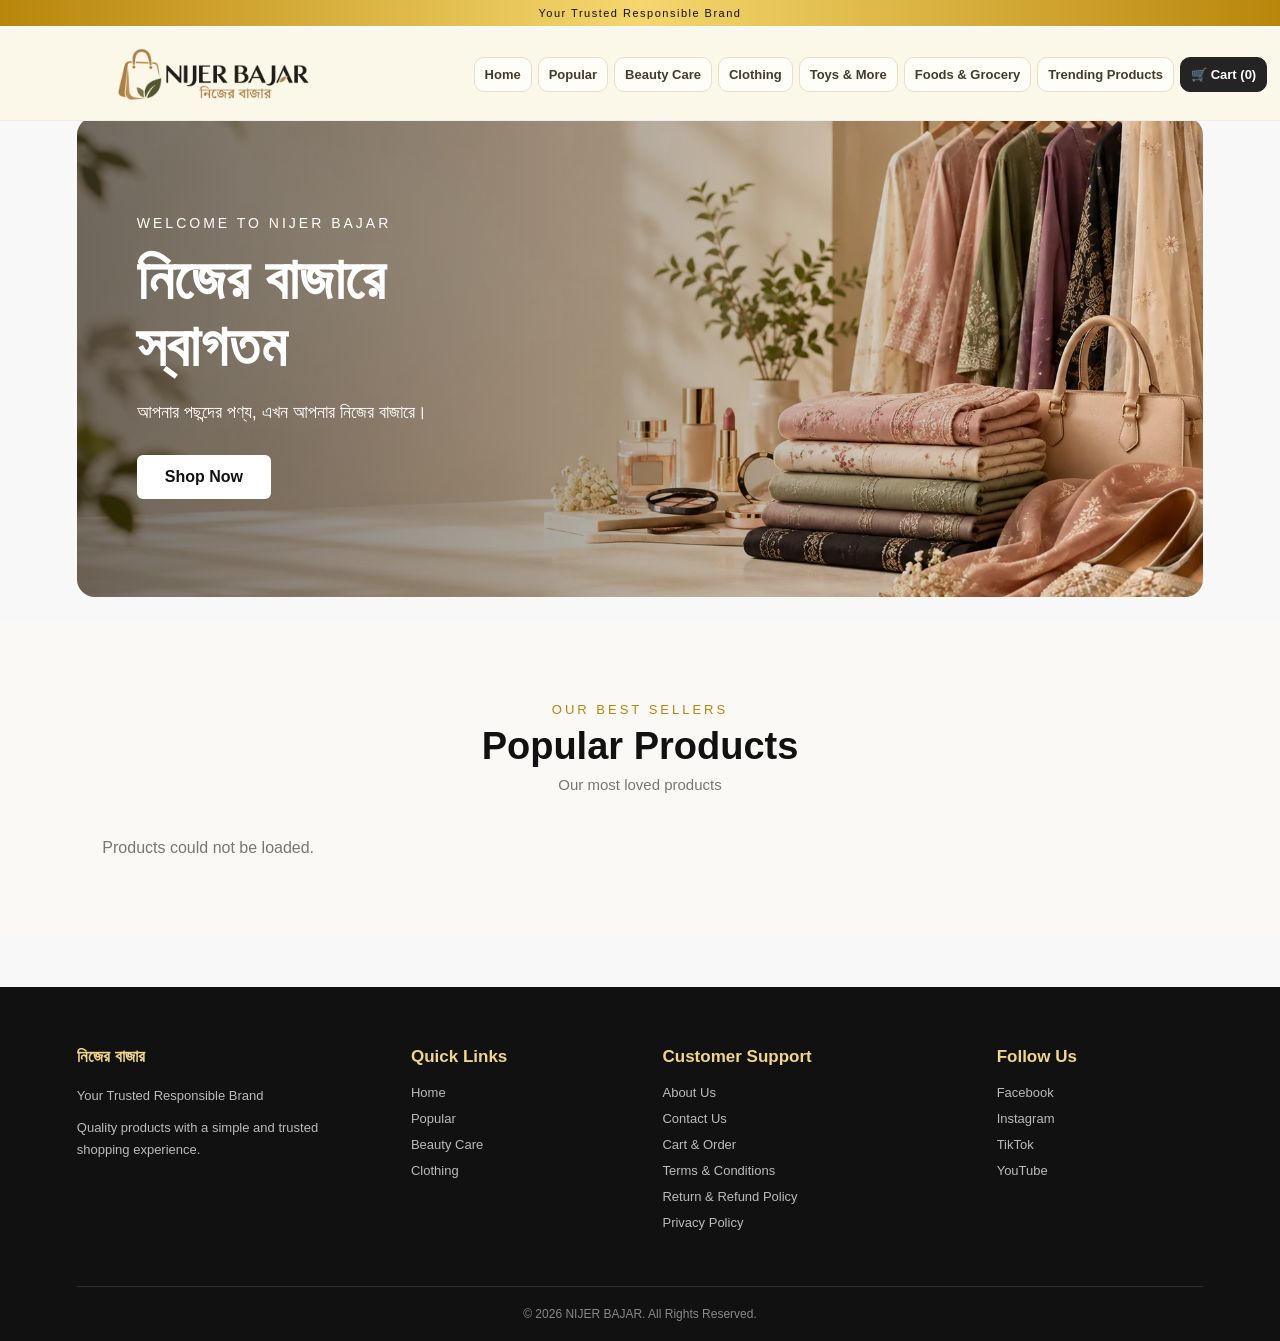
<file: index.html>
<!DOCTYPE html>
<html lang="bn">
<head>
    <meta charset="UTF-8">
    <meta name="viewport" content="width=device-width, initial-scale=1.0">

    <title>নিজের বাজার | Nijer Bajar</title>

    <link rel="stylesheet" href="style.css">

    <!-- Meta Pixel Code -->
<script>
!function(f,b,e,v,n,t,s)
{if(f.fbq)return;n=f.fbq=function(){n.callMethod?
n.callMethod.apply(n,arguments):n.queue.push(arguments)};
if(!f._fbq)f._fbq=n;n.push=n;n.loaded=!0;n.version='2.0';
n.queue=[];t=b.createElement(e);t.async=!0;
t.src=v;s=b.getElementsByTagName(e)[0];
s.parentNode.insertBefore(t,s)}(window, document,'script',
'https://connect.facebook.net/en_US/fbevents.js');
fbq('init', '977472208708861');
fbq('track', 'PageView');
</script>
<noscript><img height="1" width="1" style="display:none"
src="https://www.facebook.com/tr?id=977472208708861&ev=PageView&noscript=1"
/></noscript>
<!-- End Meta Pixel Code -->

    <!-- Google Tag Manager -->
<script>(function(w,d,s,l,i){w[l]=w[l]||[];w[l].push({'gtm.start':
new Date().getTime(),event:'gtm.js'});var f=d.getElementsByTagName(s)[0],
j=d.createElement(s),dl=l!='dataLayer'?'&l='+l:'';j.async=true;j.src=
'https://www.googletagmanager.com/gtm.js?id='+i+dl;f.parentNode.insertBefore(j,f);
})(window,document,'script','dataLayer','GTM-WKDDGDBN');</script>
<!-- End Google Tag Manager -->
</head>

<body>

    <!-- Google Tag Manager (noscript) -->
<noscript><iframe src="https://www.googletagmanager.com/ns.html?id=GTM-WKDDGDBN"
height="0" width="0" style="display:none;visibility:hidden"></iframe></noscript>
<!-- End Google Tag Manager (noscript) -->

    <!-- HEADER -->
    
    
<div class="top-tagline">
    <span>Your Trusted Responsible Brand</span>

    <button
        type="button"
        class="top-menu-btn"
        id="top-menu-btn"
        aria-label="Open navigation menu"
        aria-expanded="false"
        aria-controls="top-mobile-nav"
    >
        ☰
    </button>
</div>

<nav class="top-mobile-nav" id="top-mobile-nav">
    <a href="index.html">Home</a>
    <a href="popular.html">Popular</a>
    <a href="beauty.html">Beauty Care</a>
    <a href="clothing.html">Clothing</a>
    <a href="toys.html">Toys & More</a>
    <a href="foods.html">Foods & Grocery</a>
    <a href="affiliate.html">Trending Products</a>
    <a href="cart.html">🛒 Cart</a>
    <a href="my-orders.html">📦 My Orders</a>
</nav>


    <header class="header">
       <a href="index.html" class="logo">
    <img src="images/logo.webp" alt="Nijer Bajar Logo">
</a>

       
<nav class="nav">

    <a href="index.html">Home</a>

    <a href="popular.html">Popular</a>

    <a href="beauty.html">Beauty Care</a>

    <a href="clothing.html">Clothing</a>

    <a href="toys.html">Toys & More</a>

    <a href="foods.html">Foods & Grocery</a>

    <a href="affiliate.html">Trending Products</a>

    <a href="cart.html" class="cart">
        🛒 Cart (0)
    </a>

</nav>


    </header>

   
<!-- HERO SLIDER -->
<section class="hero">

    <div class="hero-slides">
        <div class="hero-slide active"
             style="background-image: url('images/banner.webp');">
        </div>

        <div class="hero-slide"
             style="background-image: url('images/banner2.webp');">
        </div>

        <div class="hero-slide"
             style="background-image: url('images/banner3.webp');">
        </div>
    </div>

    <div class="hero-content">

        <p class="hero-small">WELCOME TO NIJER BAJAR</p>

        <h1>নিজের বাজারে<br>স্বাগতম</h1>

        <p class="hero-text">
            আপনার পছন্দের পণ্য, এখন আপনার নিজের বাজারে।
        </p>

        <a href="#popular" class="hero-btn">
            Shop Now
        </a>

    </div>

</section>

    <!-- POPULAR PRODUCTS -->
<section class="products-section" id="popular">

    <div class="section-title">
        <p>OUR BEST SELLERS</p>
        <h2>Popular Products</h2>
        <span>Our most loved products</span>
    </div>

    <div class="product-grid" id="product-grid"></div>


</section>

<script src="script.js"></script>



<!-- FOOTER -->

<footer class="footer">

    <div class="footer-container">

        <!-- BRAND -->

        <div class="footer-column">

            <h3>নিজের বাজার</h3>

            <p>
                Your Trusted Responsible Brand
            </p>

            <p>
                Quality products with a simple and
                trusted shopping experience.
            </p>

        </div>


        <!-- QUICK LINKS -->

        <div class="footer-column">

            <h3>Quick Links</h3>

            <a href="index.html">
                Home
            </a>

            <a href="popular.html">
                Popular
            </a>

            <a href="beauty.html">
                Beauty Care
            </a>

            <a href="clothing.html">
                Clothing
            </a>

        </div>


        <!-- CUSTOMER SUPPORT -->

        <div class="footer-column">

            <h3>Customer Support</h3>

            <a href="about.html">
                About Us
            </a>

            <a href="contact.html">
                Contact Us
            </a>

            <a href="cart.html">
                Cart & Order
            </a>

            <a href="terms.html">
                Terms & Conditions
            </a>

            <a href="return-refund.html">
                Return & Refund Policy
            </a>

            <a href="privacy.html">
    Privacy Policy
</a>

        </div>


        <!-- FOLLOW US -->

        <div class="footer-column">

            <h3>Follow Us</h3>

            <a href="https://www.facebook.com/skdigitalhub" target="_blank">
                Facebook
            </a>

            <a href="#" target="_blank">
                Instagram
            </a>

            <a href="#" target="_blank">
                TikTok
            </a>

            <a href="#" target="_blank">
                YouTube
            </a>

        </div>

    </div>


    <!-- FOOTER BOTTOM -->

    <div class="footer-bottom">

        <p>
            © 2026 NIJER BAJAR. All Rights Reserved.
        </p>

    </div>

</footer>


</body>
</html>
</file>
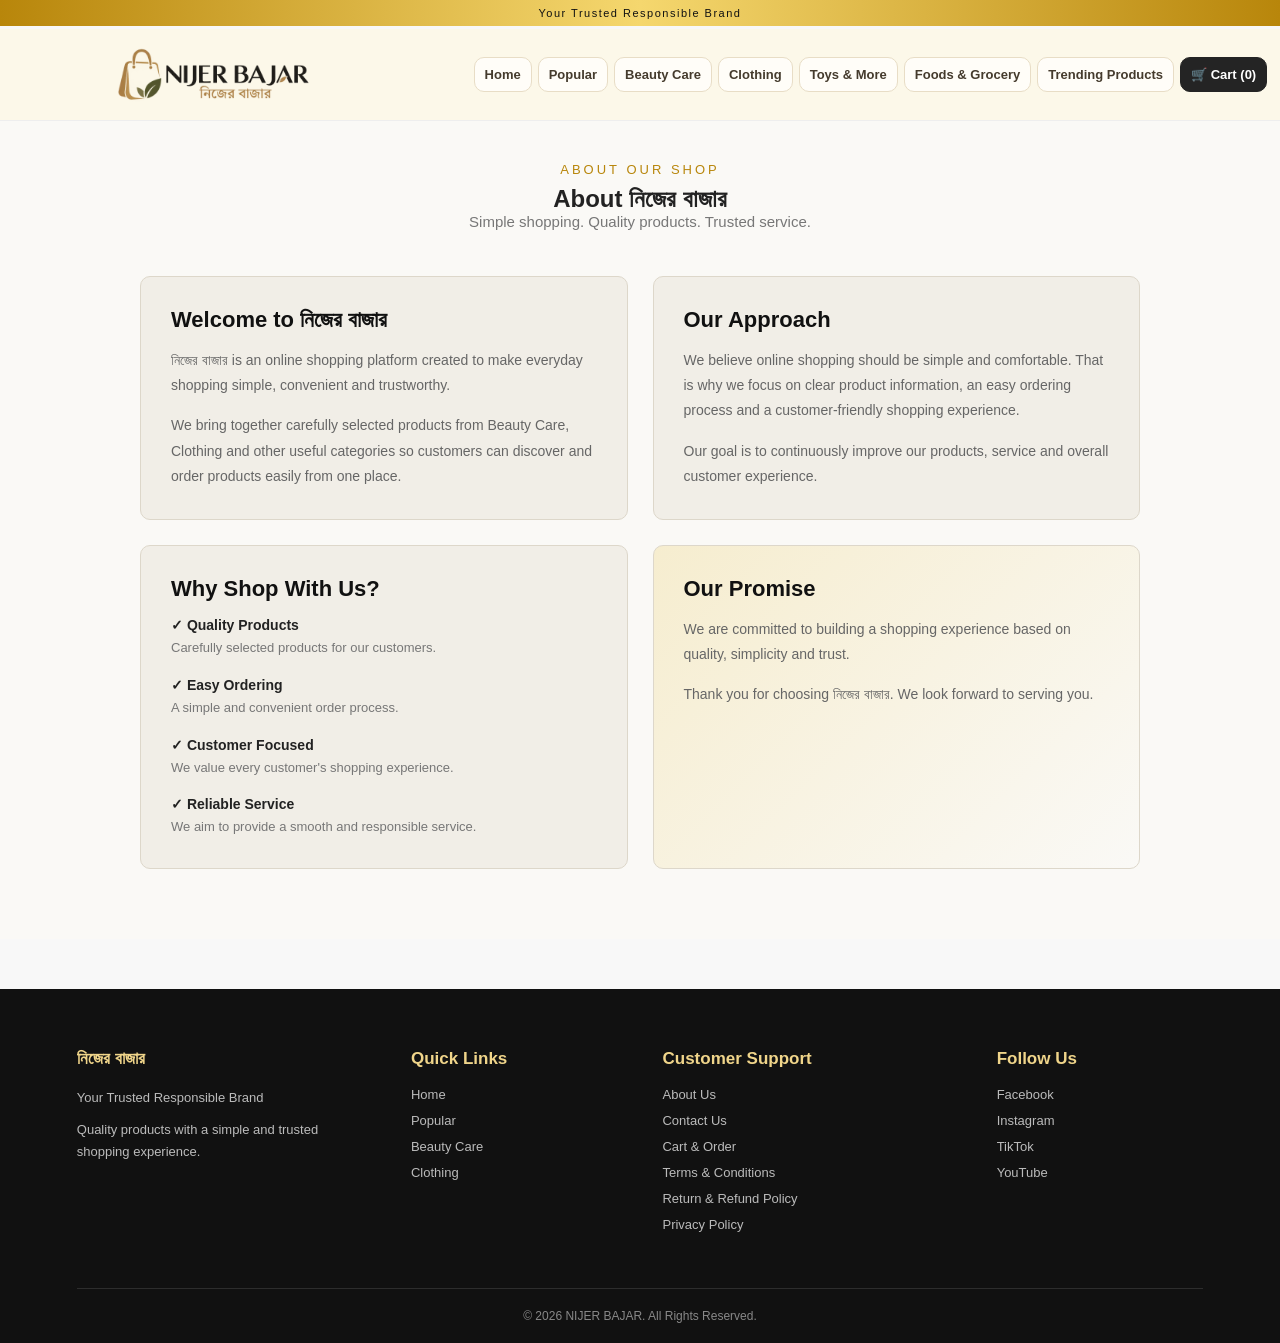
<file: about.html>
<!DOCTYPE html>
<html lang="bn">

<head>
    <meta charset="UTF-8">
    <meta name="viewport" content="width=device-width, initial-scale=1.0">

    <title>About Us | নিজের বাজার</title>

    <link rel="stylesheet" href="style.css">
</head>

<body>

    <!-- TOP TAGLINE -->

    <div class="top-tagline">
        Your Trusted Responsible Brand
    </div>


    <!-- HEADER -->

    <header class="header">

         
<a href="index.html" class="logo">
    <img src="images/logo.webp" alt="Nijer Bajar Logo">
</a>

       
<nav class="nav">

    <a href="index.html">Home</a>

    <a href="popular.html">Popular</a>

    <a href="beauty.html">Beauty Care</a>

    <a href="clothing.html">Clothing</a>

    <a href="toys.html">Toys & More</a>

    <a href="foods.html">Foods & Grocery</a>

    <a href="affiliate.html">Trending Products</a>

    <a href="cart.html" class="cart">
        🛒 Cart (0)
    </a>

</nav>


    </header>


    <!-- ABOUT PAGE -->

    <section class="about-page">

        <div class="section-title">

            <p>ABOUT OUR SHOP</p>

            <h1>About নিজের বাজার</h1>

            <span>
                Simple shopping. Quality products. Trusted service.
            </span>

        </div>


        <div class="about-container">


            <!-- ABOUT INTRO -->

            <div class="about-card">

                <h2>Welcome to নিজের বাজার</h2>

                <p>
                    নিজের বাজার is an online shopping platform created
                    to make everyday shopping simple, convenient and
                    trustworthy.
                </p>

                <p>
                    We bring together carefully selected products from
                    Beauty Care, Clothing and other useful categories
                    so customers can discover and order products
                    easily from one place.
                </p>

            </div>


            <!-- OUR APPROACH -->

            <div class="about-card">

                <h2>Our Approach</h2>

                <p>
                    We believe online shopping should be simple and
                    comfortable. That is why we focus on clear product
                    information, an easy ordering process and a
                    customer-friendly shopping experience.
                </p>

                <p>
                    Our goal is to continuously improve our products,
                    service and overall customer experience.
                </p>

            </div>


            <!-- WHY SHOP WITH US -->

            <div class="about-card">

                <h2>Why Shop With Us?</h2>

                <div class="about-points">

                    <div>
                        <strong>✓ Quality Products</strong>
                        <span>
                            Carefully selected products for our customers.
                        </span>
                    </div>

                    <div>
                        <strong>✓ Easy Ordering</strong>
                        <span>
                            A simple and convenient order process.
                        </span>
                    </div>

                    <div>
                        <strong>✓ Customer Focused</strong>
                        <span>
                            We value every customer's shopping experience.
                        </span>
                    </div>

                    <div>
                        <strong>✓ Reliable Service</strong>
                        <span>
                            We aim to provide a smooth and responsible service.
                        </span>
                    </div>

                </div>

            </div>


            <!-- OUR PROMISE -->

            <div class="about-card about-highlight">

                <h2>Our Promise</h2>

                <p>
                    We are committed to building a shopping experience
                    based on quality, simplicity and trust.
                </p>

                <p>
                    Thank you for choosing নিজের বাজার.
                    We look forward to serving you.
                </p>

            </div>


        </div>

    </section>


    <!-- FOOTER -->

    <footer class="footer">

        <div class="footer-container">


            <!-- BRAND -->

            <div class="footer-column">

                <h3>নিজের বাজার</h3>

                <p>
                    Your Trusted Responsible Brand
                </p>

                <p>
                    Quality products with a simple and
                    trusted shopping experience.
                </p>

            </div>


            <!-- QUICK LINKS -->

            <div class="footer-column">

                <h3>Quick Links</h3>

                <a href="index.html">
                    Home
                </a>

                <a href="popular.html">
                    Popular
                </a>

                <a href="beauty.html">
                    Beauty Care
                </a>

                <a href="clothing.html">
                    Clothing
                </a>

            </div>


            <!-- CUSTOMER SUPPORT -->

            <div class="footer-column">

                <h3>Customer Support</h3>

                <a href="about.html">
                    About Us
                </a>

                <a href="contact.html">
                    Contact Us
                </a>

                <a href="cart.html">
                    Cart & Order
                </a>

                <a href="terms.html">
                    Terms & Conditions
                </a>

                <a href="return-refund.html">
                    Return & Refund Policy
                </a>

                <a href="privacy.html">
    Privacy Policy
</a>

            </div>


            <!-- FOLLOW US -->

            <div class="footer-column">

                <h3>Follow Us</h3>

                <a href="#" target="_blank">
                    Facebook
                </a>

                <a href="#" target="_blank">
                    Instagram
                </a>

                <a href="#" target="_blank">
                    TikTok
                </a>

                <a href="#" target="_blank">
                    YouTube
                </a>

            </div>


        </div>


        <!-- FOOTER BOTTOM -->

        <div class="footer-bottom">

            <p>
                © 2026 NIJER BAJAR. All Rights Reserved.
            </p>

        </div>

    </footer>


    <!-- ABOUT PAGE CSS -->

    <style>

        .about-page {
            padding: 70px 6%;
            background: #faf9f6;
            min-height: 70vh;
        }

        .about-container {
            max-width: 1000px;
            margin: 0 auto;

            display: grid;
            grid-template-columns: repeat(2, 1fr);
            gap: 25px;
        }

        .about-card {
            background: #f1eee7;
            border: 1px solid #ddd7ca;
            border-radius: 10px;
            padding: 30px;
        }

        .about-card h2 {
            margin: 0 0 15px;
            color: #111111;
            font-size: 22px;
        }

        .about-card p {
            color: #666666;
            font-size: 14px;
            line-height: 1.8;
            margin: 0 0 15px;
        }

        .about-card p:last-child {
            margin-bottom: 0;
        }

        .about-points {
            display: flex;
            flex-direction: column;
            gap: 18px;
        }

        .about-points div {
            display: flex;
            flex-direction: column;
            gap: 5px;
        }

        .about-points strong {
            color: #222222;
            font-size: 14px;
        }

        .about-points span {
            color: #777777;
            font-size: 13px;
            line-height: 1.6;
        }

        .about-highlight {
            background: linear-gradient(
                135deg,
                #f6edcf,
                #faf9f6
            );
        }

        @media (max-width: 700px) {

            .about-page {
                padding: 50px 4%;
            }

            .about-container {
                grid-template-columns: 1fr;
                gap: 15px;
            }

            .about-card {
                padding: 22px;
            }

            .about-card h2 {
                font-size: 19px;
            }

        }

    </style>


</body>
</html>
</file>
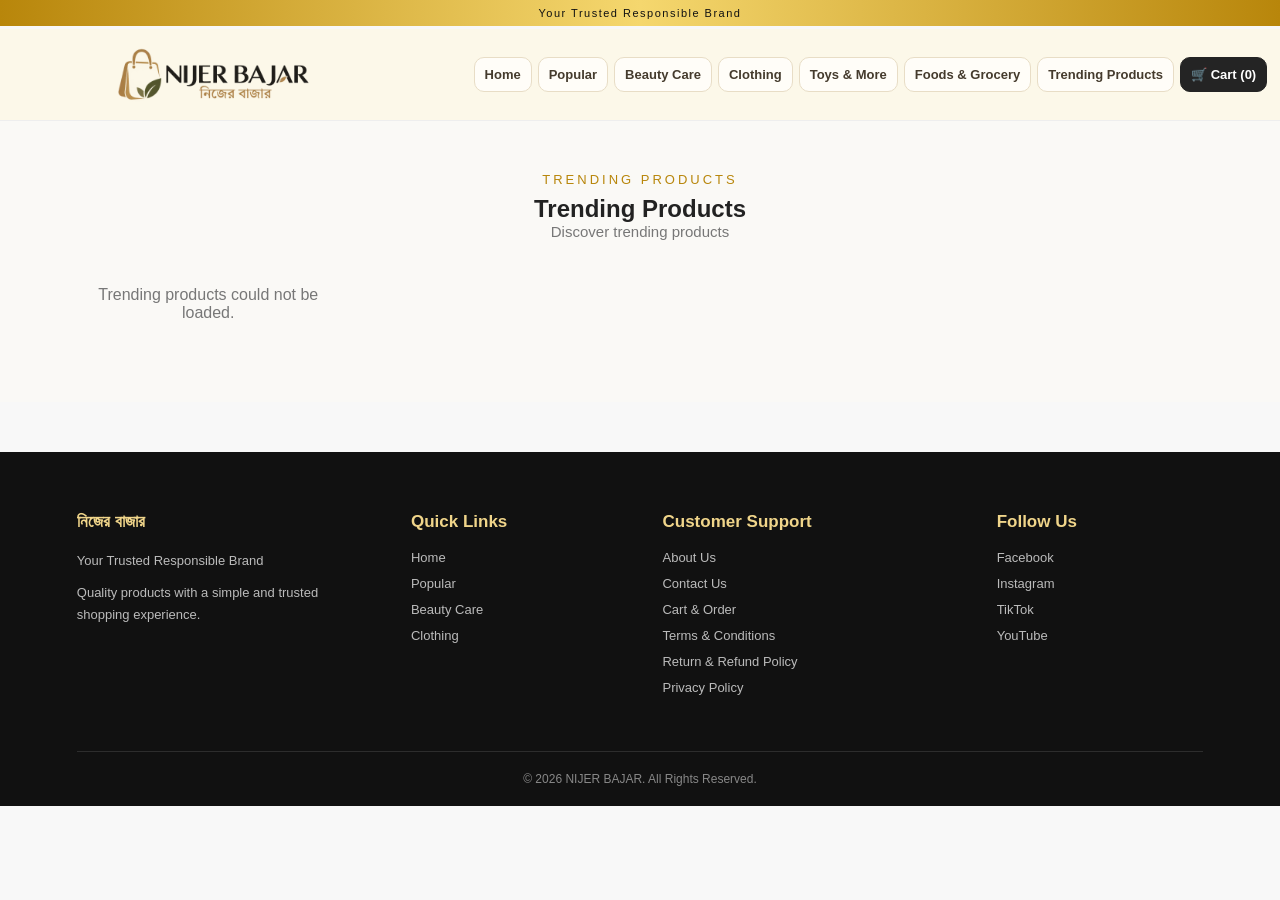
<file: affiliate.html>
<!DOCTYPE html>
<html lang="en">

<head>

    <meta charset="UTF-8">

    <meta
        name="viewport"
        content="width=device-width, initial-scale=1.0"
    >

    <title>Trending Products | NIJER BAJAR</title>

    <link
        rel="stylesheet"
        href="style.css"
    >

</head>


<body>



<div class="top-tagline">
    <span>Your Trusted Responsible Brand</span>

    <button
        type="button"
        class="top-menu-btn"
        id="top-menu-btn"
        aria-label="Open navigation menu"
        aria-expanded="false"
        aria-controls="top-mobile-nav"
    >
        ☰
    </button>
</div>

<nav class="top-mobile-nav" id="top-mobile-nav">
    <a href="index.html">Home</a>
    <a href="popular.html">Popular</a>
    <a href="beauty.html">Beauty Care</a>
    <a href="clothing.html">Clothing</a>
    <a href="toys.html">Toys & More</a>
    <a href="foods.html">Foods & Grocery</a>
    <a href="affiliate.html">Trending Products</a>
    <a href="cart.html">🛒 Cart</a>
    <a href="my-orders.html">📦 My Orders</a>
</nav>

<header class="header">

      
<a href="index.html" class="logo">
    <img src="images/logo.webp" alt="Nijer Bajar Logo">
</a>

    
<nav class="nav">

    <a href="index.html">Home</a>

    <a href="popular.html">Popular</a>

    <a href="beauty.html">Beauty Care</a>

    <a href="clothing.html">Clothing</a>

    <a href="toys.html">Toys & More</a>

    <a href="foods.html">Foods & Grocery</a>

    <a href="affiliate.html">Trending Products</a>

    <a href="cart.html" class="cart">
        🛒 Cart (0)
    </a>

</nav>


</header>


    <!-- Trending Products Section -->

    <section class="products-section">


        <div class="section-title">

            <p>
                TRENDING PRODUCTS
            </p>

            <h1>
                Trending Products
            </h1>

            <span>
                Discover trending products
            </span>

        </div>



        <!-- Products will load automatically -->

        <div
            class="product-grid"
            id="affiliate-product-grid"
        >

        </div>


    </section>



    <!-- Affiliate Products API -->

    <script>

        const AFFILIATE_API_URL =
            "https://script.google.com/macros/s/AKfycbyMnxQWKH3M7kCQQsHhf91heihs9bg5zdpIxxgKq-N6Jg46a9NykRscsxrUrvdR1-1UhQ/exec?type=affiliate";


        const affiliateGrid =
            document.getElementById(
                "affiliate-product-grid"
            );


        if (affiliateGrid) {

            fetch(AFFILIATE_API_URL)

                .then(function(response) {

                    return response.json();

                })


                .then(function(products) {

                    affiliateGrid.innerHTML = "";


                    products.forEach(function(product) {


                        const card =
                            document.createElement("div");


                        card.className =
                            "product-card";


                        card.innerHTML = `

                            <div class="product-image">

                                <img
                                    src="${product['Image URL']}"
                                    alt="${product['Product Name']}"
                                >

                            </div>


                            <div class="product-info">


                                <p class="product-category">
                                    Trending
                                </p>


                                <h3>
                                    ${product['Product Name']}
                                </h3>


                                <p style="font-size:13px;color:#777;margin-bottom:10px;line-height:1.5;">
                                    ${product.Description}
                                </p>


                                <div class="rating">
                                    ${'★'.repeat(
                                        Number(product.Rating) || 0
                                    )}
                                </div>


                                <div class="price">

                                    <span>
                                        ৳${product.Price}
                                    </span>


                                    ${
                                        product['Old Price']
                                        ? `<del>৳${product['Old Price']}</del>`
                                        : ''
                                    }

                                </div>


                                <div class="product-buttons">

                                    <button
                                        class="buy-btn"
                                        type="button"
                                    >
                                        Buy Now
                                    </button>

                                </div>


                            </div>

                        `;


                        const buyButton =
                            card.querySelector(
                                ".buy-btn"
                            );


                        buyButton.addEventListener(
                            "click",
                            function() {


                                if (
                                    product["Affiliate URL"]
                                ) {


                                    window.open(
                                        product["Affiliate URL"],
                                        "_blank"
                                    );


                                } else {


                                    alert(
                                        "Product link is not available."
                                    );


                                }

                            }
                        );


                        affiliateGrid.appendChild(
                            card
                        );


                    });

                })


                .catch(function(error) {


                    console.error(
                        "Affiliate product loading error:",
                        error
                    );


                    affiliateGrid.innerHTML = `

                        <p style="text-align:center;width:100%;color:#777;">
                            Trending products could not be loaded.
                        </p>

                    `;


                });

        }

    </script>



    <!-- FOOTER -->

<footer class="footer">

    <div class="footer-container">

        <!-- BRAND -->

        <div class="footer-column">

            <h3>নিজের বাজার</h3>

            <p>
                Your Trusted Responsible Brand
            </p>

            <p>
                Quality products with a simple and
                trusted shopping experience.
            </p>

        </div>


        <!-- QUICK LINKS -->

        <div class="footer-column">

            <h3>Quick Links</h3>

            <a href="index.html">
                Home
            </a>

            <a href="popular.html">
                Popular
            </a>

            <a href="beauty.html">
                Beauty Care
            </a>

            <a href="clothing.html">
                Clothing
            </a>

        </div>


        <!-- CUSTOMER SUPPORT -->

        <div class="footer-column">

            <h3>Customer Support</h3>

            <a href="about.html">
                About Us
            </a>

            <a href="contact.html">
                Contact Us
            </a>

            <a href="cart.html">
                Cart & Order
            </a>

            <a href="terms.html">
                Terms & Conditions
            </a>

            <a href="return-refund.html">
                Return & Refund Policy
            </a>

            <a href="privacy.html">
    Privacy Policy
</a>

        </div>


        <!-- FOLLOW US -->

        <div class="footer-column">

            <h3>Follow Us</h3>

            <a href="#" target="_blank">
                Facebook
            </a>

            <a href="#" target="_blank">
                Instagram
            </a>

            <a href="#" target="_blank">
                TikTok
            </a>

            <a href="#" target="_blank">
                YouTube
            </a>

        </div>

    </div>


    <!-- FOOTER BOTTOM -->

    <div class="footer-bottom">

        <p>
            © 2026 NIJER BAJAR. All Rights Reserved.
        </p>

    </div>

</footer>


<script src="script.js" defer></script>

</body>
</html>
</file>
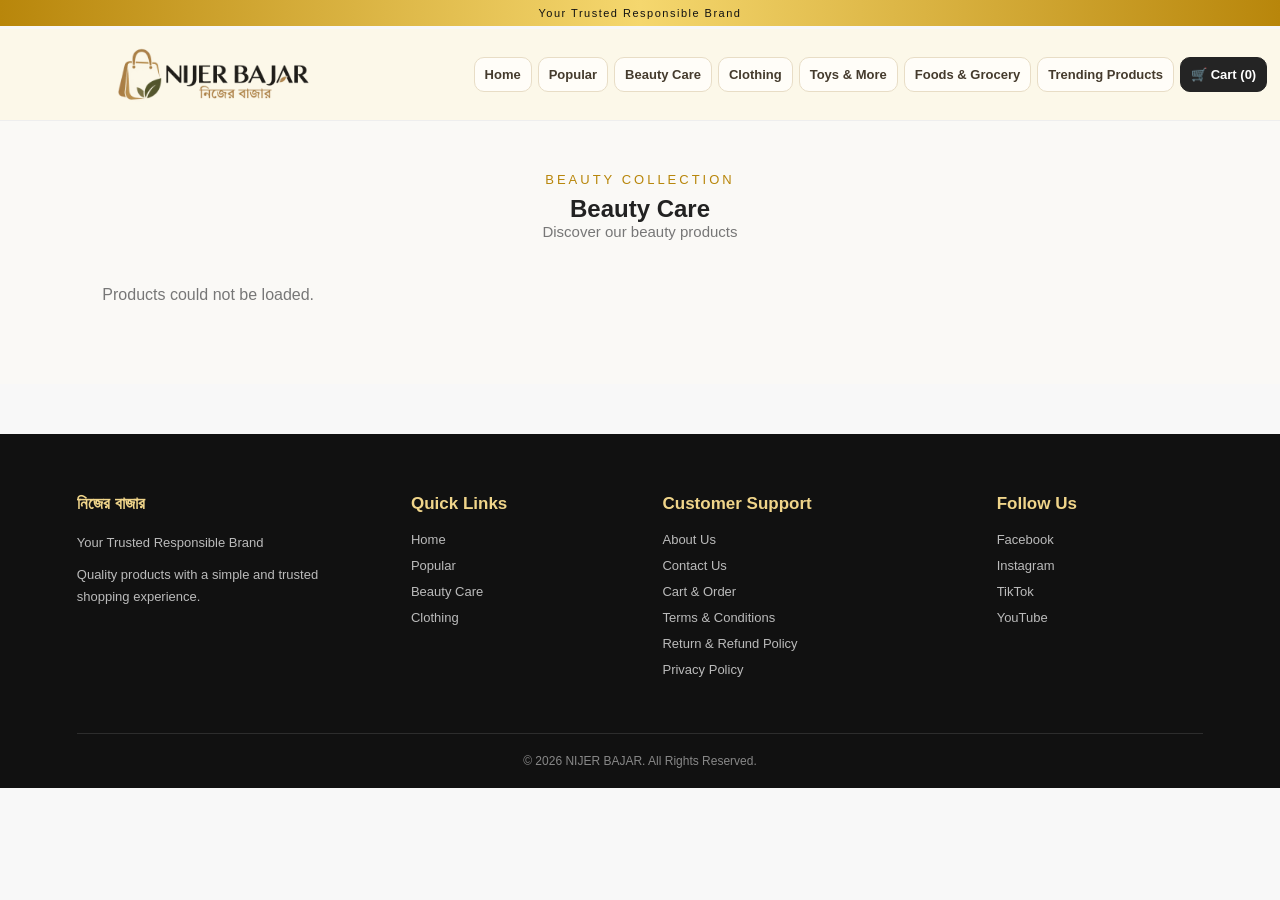
<file: beauty.html>
<!DOCTYPE html>
<html lang="bn">

<head>
    <meta charset="UTF-8">
    <meta name="viewport" content="width=device-width, initial-scale=1.0">

    <title>Beauty Care | নিজের বাজার</title>

    <link rel="stylesheet" href="style.css">
</head>

<body>

    <!-- HEADER -->
     
<div class="top-tagline">
    <span>Your Trusted Responsible Brand</span>

    <button
        type="button"
        class="top-menu-btn"
        id="top-menu-btn"
        aria-label="Open navigation menu"
        aria-expanded="false"
        aria-controls="top-mobile-nav"
    >
        ☰
    </button>
</div>

<nav class="top-mobile-nav" id="top-mobile-nav">
    <a href="index.html">Home</a>
    <a href="popular.html">Popular</a>
    <a href="beauty.html">Beauty Care</a>
    <a href="clothing.html">Clothing</a>
    <a href="toys.html">Toys & More</a>
    <a href="foods.html">Foods & Grocery</a>
    <a href="affiliate.html">Trending Products</a>
    <a href="cart.html">🛒 Cart</a>
    <a href="my-orders.html">📦 My Orders</a>
</nav>


    <header class="header">

         
<a href="index.html" class="logo">
    <img src="images/logo.webp" alt="Nijer Bajar Logo">
</a>


       
<nav class="nav">

    <a href="index.html">Home</a>

    <a href="popular.html">Popular</a>

    <a href="beauty.html">Beauty Care</a>

    <a href="clothing.html">Clothing</a>

    <a href="toys.html">Toys & More</a>

    <a href="foods.html">Foods & Grocery</a>

    <a href="affiliate.html">Trending Products</a>

    <a href="cart.html" class="cart">
        🛒 Cart (0)
    </a>

</nav>


    </header>


    <!-- BEAUTY CARE PRODUCTS -->

    <section class="products-section">

        <div class="section-title">

            <p>BEAUTY COLLECTION</p>

            <h1>Beauty Care</h1>

            <span>
                Discover our beauty products
            </span>

        </div>

<div class="product-grid" id="product-grid">
</div>
        
    </section>

    <script src="script.js"></script>

<!-- FOOTER -->

<footer class="footer">

    <div class="footer-container">

        <!-- BRAND -->

        <div class="footer-column">

            <h3>নিজের বাজার</h3>

            <p>
                Your Trusted Responsible Brand
            </p>

            <p>
                Quality products with a simple and
                trusted shopping experience.
            </p>

        </div>


        <!-- QUICK LINKS -->

        <div class="footer-column">

            <h3>Quick Links</h3>

            <a href="index.html">
                Home
            </a>

            <a href="popular.html">
                Popular
            </a>

            <a href="beauty.html">
                Beauty Care
            </a>

            <a href="clothing.html">
                Clothing
            </a>

        </div>


        <!-- CUSTOMER SUPPORT -->

        <div class="footer-column">

            <h3>Customer Support</h3>

            <a href="about.html">
                About Us
            </a>

            <a href="contact.html">
                Contact Us
            </a>

            <a href="cart.html">
                Cart & Order
            </a>

            <a href="terms.html">
                Terms & Conditions
            </a>

            <a href="return-refund.html">
                Return & Refund Policy
            </a>

            <a href="privacy.html">
    Privacy Policy
</a>

        </div>


        <!-- FOLLOW US -->

        <div class="footer-column">

            <h3>Follow Us</h3>

            <a href="#" target="_blank">
                Facebook
            </a>

            <a href="#" target="_blank">
                Instagram
            </a>

            <a href="#" target="_blank">
                TikTok
            </a>

            <a href="#" target="_blank">
                YouTube
            </a>

        </div>

    </div>


    <!-- FOOTER BOTTOM -->

    <div class="footer-bottom">

        <p>
            © 2026 NIJER BAJAR. All Rights Reserved.
        </p>

    </div>

</footer>


</body>

</html>
</file>
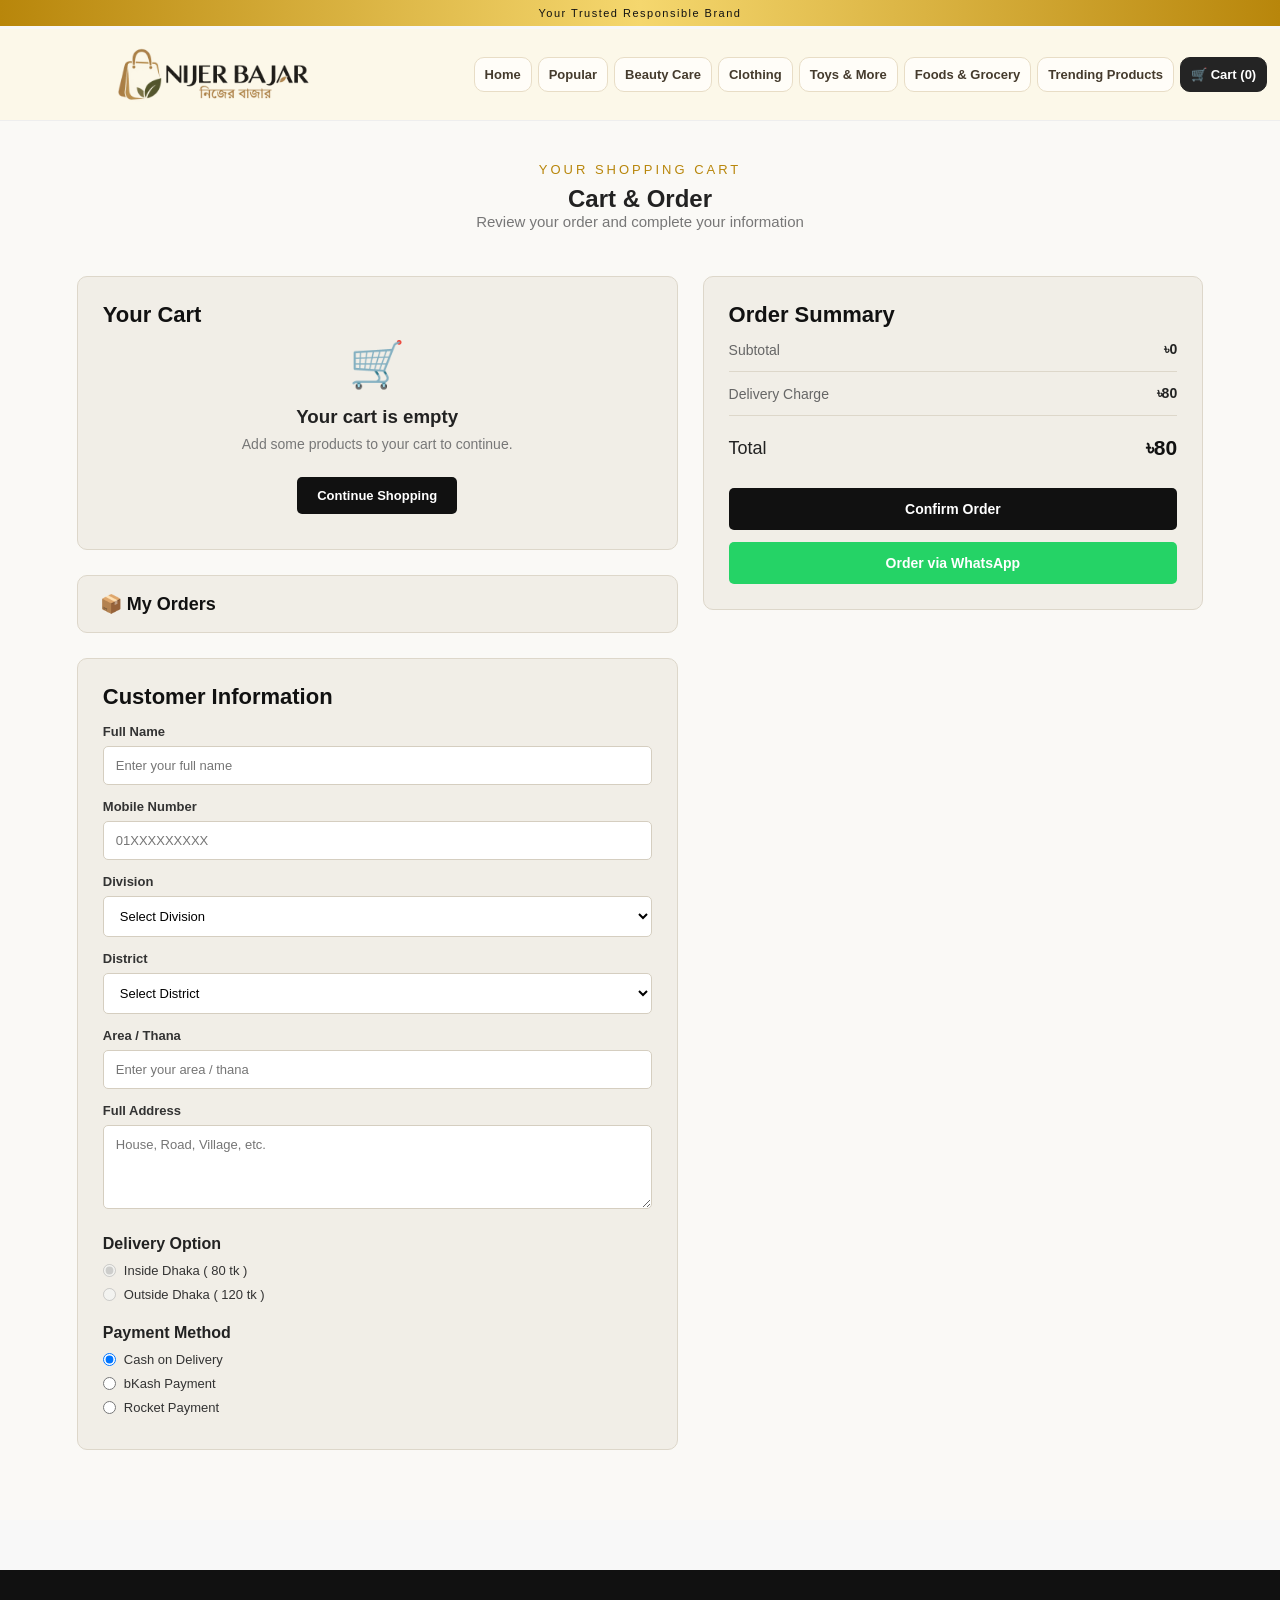
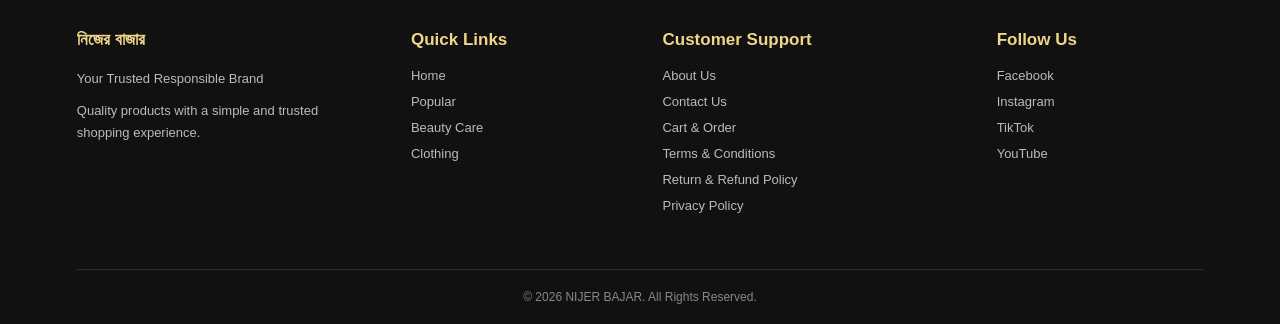
<file: cart.html>
<!DOCTYPE html>
<html lang="bn">

<head>

    <meta charset="UTF-8">

    <meta name="viewport" content="width=device-width, initial-scale=1.0">

    <title>Cart | নিজের বাজার</title>

    <link rel="stylesheet" href="style.css">

</head>


<body>

    <!-- TOP TAGLINE -->

    
<div class="top-tagline">
    <span>Your Trusted Responsible Brand</span>

    <button
        type="button"
        class="top-menu-btn"
        id="top-menu-btn"
        aria-label="Open navigation menu"
        aria-expanded="false"
        aria-controls="top-mobile-nav"
    >
        ☰
    </button>
</div>

<nav class="top-mobile-nav" id="top-mobile-nav">
    <a href="index.html">Home</a>
    <a href="popular.html">Popular</a>
    <a href="beauty.html">Beauty Care</a>
    <a href="clothing.html">Clothing</a>
    <a href="toys.html">Toys & More</a>
    <a href="foods.html">Foods & Grocery</a>
    <a href="affiliate.html">Trending Products</a>
    <a href="cart.html">🛒 Cart</a>
    <a href="my-orders.html">📦 My Orders</a>
</nav>


    <!-- HEADER -->

    <header class="header">

         
<a href="index.html" class="logo">
    <img src="images/logo.webp" alt="Nijer Bajar Logo">
</a>


        
<nav class="nav">

    <a href="index.html">Home</a>

    <a href="popular.html">Popular</a>

    <a href="beauty.html">Beauty Care</a>

    <a href="clothing.html">Clothing</a>

    <a href="toys.html">Toys & More</a>

    <a href="foods.html">Foods & Grocery</a>

    <a href="affiliate.html">Trending Products</a>

    <a href="cart.html" class="cart">
        🛒 Cart (0)
    </a>

</nav>


    </header>


    <!-- CART PAGE -->

    <section class="cart-page">

        <div class="section-title">

            <p>YOUR SHOPPING CART</p>

            <h1>Cart & Order</h1>

            <span>
                Review your order and complete your information
            </span>

        </div>


        <div class="cart-layout">


            <!-- CART ITEMS -->

            <div class="cart-items">

                <h2>Your Cart</h2>

                <div id="cart-items-container">

                    <div class="empty-cart">

                        <div class="empty-cart-icon">
                            🛒
                        </div>

                        <h3>
                            Your cart is empty
                        </h3>

                        <p>
                            Add some products to your cart to continue.
                        </p>

                        <a href="index.html" class="continue-btn">
                            Continue Shopping
                        </a>

                    </div>

                </div>

            </div>

            
<!-- MY ORDERS LINK -->
<div class="my-orders-link">
    <a href="my-orders.html">
        📦 My Orders
    </a>
</div>



            <!-- CUSTOMER INFORMATION -->

           <div class="customer-form" id="customer-information">

                <h2>Customer Information</h2>

                <form>

                    <!-- NAME -->

                    <label for="name">
                        Full Name
                    </label>

                    <input
                        type="text"
                        id="name"
                        name="name"
                        placeholder="Enter your full name"
                        required
                    >


                    <!-- MOBILE -->

                    <label for="mobile">
                        Mobile Number
                    </label>

                    <input
                        type="tel"
                        id="mobile"
                        name="mobile"
                        placeholder="01XXXXXXXXX"
                        required
                    >


                    <!-- DIVISION -->

                    <label for="division">
                        Division
                    </label>

                    <select
                        id="division"
                        name="division"
                        required
                    >

                        <option value="">
                            Select Division
                        </option>

                        <option value="Dhaka">
                            Dhaka
                        </option>

                        <option value="Chattogram">
                            Chattogram
                        </option>

                        <option value="Rajshahi">
                            Rajshahi
                        </option>

                        <option value="Khulna">
                            Khulna
                        </option>

                        <option value="Barishal">
                            Barishal
                        </option>

                        <option value="Sylhet">
                            Sylhet
                        </option>

                        <option value="Rangpur">
                            Rangpur
                        </option>

                        <option value="Mymensingh">
                            Mymensingh
                        </option>

                    </select>


                    <!-- DISTRICT -->

                    <label for="district">
                        District
                    </label>

                    <select
                        id="district"
                        name="district"
                        required
                    >

                        <option value="">
                            Select District
                        </option>

                    </select>


                    <!-- AREA -->

                    <label for="area">
                        Area / Thana
                    </label>

                    <input
                        type="text"
                        id="area"
                        name="area"
                        placeholder="Enter your area / thana"
                        required
                    >


                    <!-- FULL ADDRESS -->

                    <label for="address">
                        Full Address
                    </label>

                    <textarea
                        id="address"
                        name="address"
                        rows="4"
                        placeholder="House, Road, Village, etc."
                        required
                    ></textarea>


                    <!-- DELIVERY -->

                    <h3 class="form-heading">
                        Delivery Option
                    </h3>


                    <label class="radio-option">

                        <input
                            type="radio"
                            name="delivery"
                            value="inside"
                            checked
                        >

                        Inside Dhaka ( 80 tk )

                    </label>


                    <label class="radio-option">

                        <input
                            type="radio"
                            name="delivery"
                            value="outside"
                        >

                        Outside Dhaka ( 120 tk )

                    </label>


                    
<!-- PAYMENT -->

<h3 class="form-heading">
    Payment Method
</h3>

<label class="radio-option">
    <input
        type="radio"
        name="payment"
        value="cod"
        checked
    >
    Cash on Delivery
</label>

<label class="radio-option">
    <input
        type="radio"
        name="payment"
        value="bkash"
    >
    bKash Payment
</label>

<label class="radio-option">
    <input
        type="radio"
        name="payment"
        value="rocket"
    >
    Rocket Payment
</label>

<!-- ADVANCE PAYMENT DETAILS -->

<div id="advance-payment-details" style="display:none;">

    <h4 id="payment-instructions-title">
        Payment Instructions
    </h4>

    <p>
        Send Money to:
        <strong id="payment-receiver-number"></strong>
    </p>

    <p>
        Amount:
        <strong id="payment-amount"></strong>
    </p>

    <label for="payment-sender">
        Your Payment Number
    </label>

    <input
        type="tel"
        id="payment-sender"
        placeholder="Enter sender number"
        autocomplete="off"
    >

    <label for="payment-transaction">
        Transaction ID (TrxID)
    </label>

    <input
        type="text"
        id="payment-transaction"
        placeholder="Enter Transaction ID"
        autocomplete="off"
    >

    <p>
        Payment will be verified before
        confirming the paid status.
    </p>

</div>

                </form>

            </div>


            <!-- ORDER SUMMARY -->

            <div class="order-summary">

                <h2>
                    Order Summary
                </h2>


                <div class="summary-row">

                    <span>
                        Subtotal
                    </span>

                    <strong>
                        ৳0
                    </strong>

                </div>


                <div class="summary-row">

                    <span>
                        Delivery Charge
                    </span>

                    <strong>
                        ৳0
                    </strong>

                </div>


                <div class="summary-total">

                    <span>
                        Total
                    </span>

                    <strong>
                        ৳0
                    </strong>

                </div>


                <button
                    type="button"
                    class="confirm-order-btn"
                    id="confirm-order-btn"
                >
                    Confirm Order
                </button>

                
<button
    type="button"
    class="whatsapp-order-btn"
    id="whatsapp-order-btn">
    Order via WhatsApp
</button>


            </div>

        </div>

    </section>


    <!-- SUCCESS POPUP -->

    <div
        class="success-modal"
        id="success-modal"
    >

        <div class="success-card">

            <div class="success-icon">
                ✓
            </div>

            <h2>
                Order Placed Successfully!
            </h2>

            <p>
                Thank you for shopping with Nijer Bajar.
            </p>

            <button
                type="button"
                id="success-ok-btn"
            >
                OK
            </button>

        </div>

    </div>


    <!-- JAVASCRIPT -->

    <script src="script.js"></script>

<!-- FOOTER -->

<footer class="footer">

    <div class="footer-container">

        <!-- BRAND -->

        <div class="footer-column">

            <h3>নিজের বাজার</h3>

            <p>
                Your Trusted Responsible Brand
            </p>

            <p>
                Quality products with a simple and
                trusted shopping experience.
            </p>

        </div>


        <!-- QUICK LINKS -->

        <div class="footer-column">

            <h3>Quick Links</h3>

            <a href="index.html">
                Home
            </a>

            <a href="popular.html">
                Popular
            </a>

            <a href="beauty.html">
                Beauty Care
            </a>

            <a href="clothing.html">
                Clothing
            </a>

        </div>


        <!-- CUSTOMER SUPPORT -->

        <div class="footer-column">

            <h3>Customer Support</h3>

            <a href="about.html">
                About Us
            </a>

            <a href="contact.html">
                Contact Us
            </a>

            <a href="cart.html">
                Cart & Order
            </a>

            <a href="terms.html">
                Terms & Conditions
            </a>

            <a href="return-refund.html">
                Return & Refund Policy
            </a>

            <a href="privacy.html">
    Privacy Policy
</a>

        </div>


        <!-- FOLLOW US -->

        <div class="footer-column">

            <h3>Follow Us</h3>

            <a href="#" target="_blank">
                Facebook
            </a>

            <a href="#" target="_blank">
                Instagram
            </a>

            <a href="#" target="_blank">
                TikTok
            </a>

            <a href="#" target="_blank">
                YouTube
            </a>

        </div>

    </div>


    <!-- FOOTER BOTTOM -->

    <div class="footer-bottom">

        <p>
            © 2026 NIJER BAJAR. All Rights Reserved.
        </p>

    </div>

</footer>


</body>

</html>
</file>
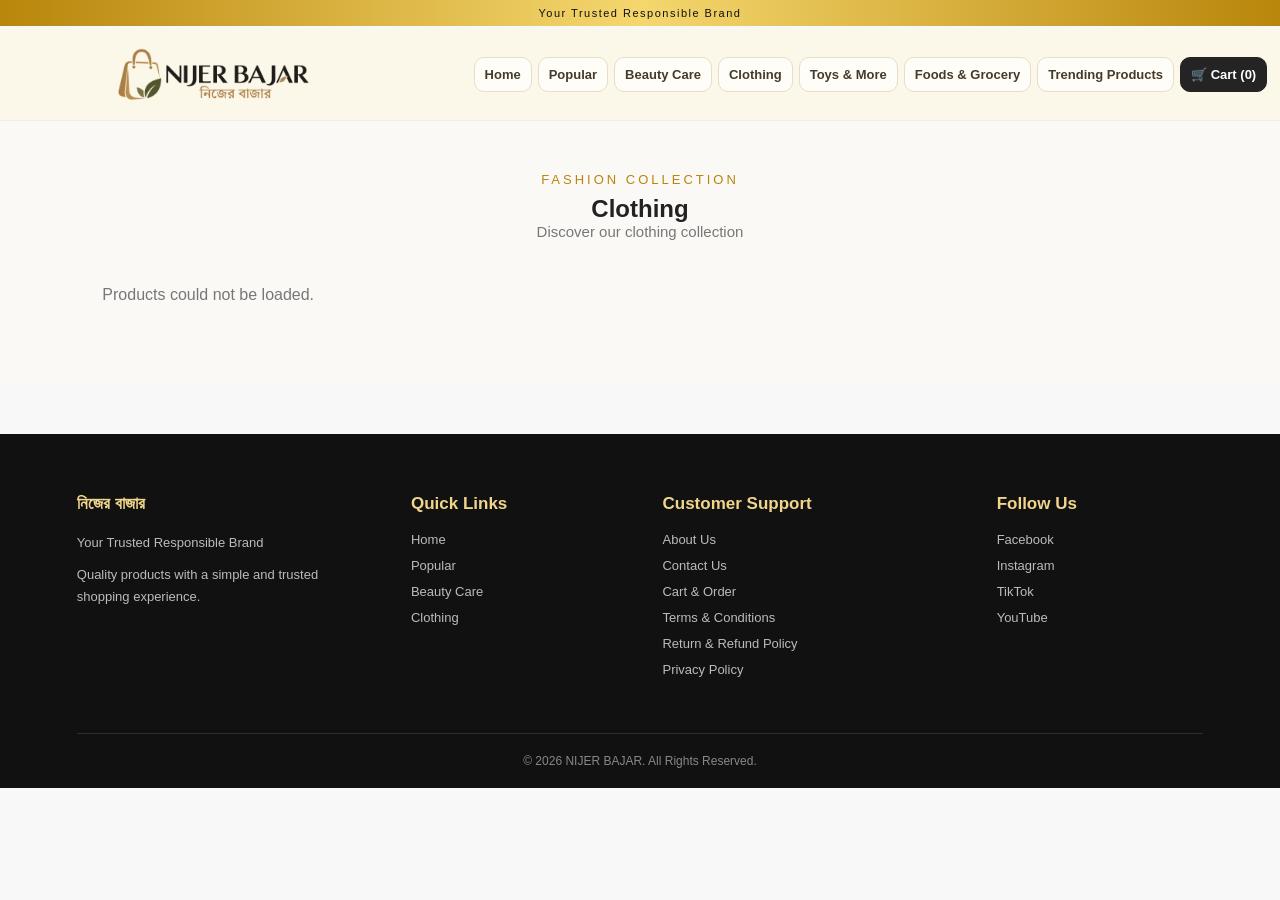
<file: clothing.html>
<!DOCTYPE html>
<html lang="bn">

<head>
    <meta charset="UTF-8">
    <meta name="viewport" content="width=device-width, initial-scale=1.0">

    <title>Clothing | নিজের বাজার</title>

    <link rel="stylesheet" href="style.css">
</head>

<body>

    <!-- HEADER -->

    
<div class="top-tagline">
    <span>Your Trusted Responsible Brand</span>

    <button
        type="button"
        class="top-menu-btn"
        id="top-menu-btn"
        aria-label="Open navigation menu"
        aria-expanded="false"
        aria-controls="top-mobile-nav"
    >
        ☰
    </button>
</div>

<nav class="top-mobile-nav" id="top-mobile-nav">
    <a href="index.html">Home</a>
    <a href="popular.html">Popular</a>
    <a href="beauty.html">Beauty Care</a>
    <a href="clothing.html">Clothing</a>
    <a href="toys.html">Toys & More</a>
    <a href="foods.html">Foods & Grocery</a>
    <a href="affiliate.html">Trending Products</a>
    <a href="cart.html">🛒 Cart</a>
    <a href="my-orders.html">📦 My Orders</a>
</nav>


    <header class="header">

         
<a href="index.html" class="logo">
    <img src="images/logo.webp" alt="Nijer Bajar Logo">
</a>

        
<nav class="nav">

    <a href="index.html">Home</a>

    <a href="popular.html">Popular</a>

    <a href="beauty.html">Beauty Care</a>

    <a href="clothing.html">Clothing</a>

    <a href="toys.html">Toys & More</a>

    <a href="foods.html">Foods & Grocery</a>

    <a href="affiliate.html">Trending Products</a>

    <a href="cart.html" class="cart">
        🛒 Cart (0)
    </a>

</nav>


    </header>


    <!-- CLOTHING PRODUCTS -->

    <section class="products-section">

        <div class="section-title">

            <p>
                FASHION COLLECTION
            </p>

            <h1>
                Clothing
            </h1>

            <span>
                Discover our clothing collection
            </span>

        </div>


        <!-- PRODUCTS WILL LOAD AUTOMATICALLY FROM GOOGLE SHEET -->

        <div class="product-grid" id="product-grid">
        </div>


    </section>


    <script src="script.js"></script>


    <!-- FOOTER -->

    <footer class="footer">

        <div class="footer-container">


            <!-- BRAND -->

            <div class="footer-column">

                <h3>
                    নিজের বাজার
                </h3>

                <p>
                    Your Trusted Responsible Brand
                </p>

                <p>
                    Quality products with a simple and
                    trusted shopping experience.
                </p>

            </div>


            <!-- QUICK LINKS -->

            <div class="footer-column">

                <h3>
                    Quick Links
                </h3>

                <a href="index.html">
                    Home
                </a>

                <a href="popular.html">
                    Popular
                </a>

                <a href="beauty.html">
                    Beauty Care
                </a>

                <a href="clothing.html">
                    Clothing
                </a>

            </div>


            <!-- CUSTOMER SUPPORT -->

            <div class="footer-column">

                <h3>
                    Customer Support
                </h3>

                <a href="about.html">
                    About Us
                </a>

                <a href="contact.html">
                    Contact Us
                </a>

                <a href="cart.html">
                    Cart & Order
                </a>

                <a href="terms.html">
                    Terms & Conditions
                </a>

                <a href="return-refund.html">
                    Return & Refund Policy
                </a>

                <a href="privacy.html">
                    Privacy Policy
                </a>

            </div>


            <!-- FOLLOW US -->

            <div class="footer-column">

                <h3>
                    Follow Us
                </h3>

                <a href="#" target="_blank">
                    Facebook
                </a>

                <a href="#" target="_blank">
                    Instagram
                </a>

                <a href="#" target="_blank">
                    TikTok
                </a>

                <a href="#" target="_blank">
                    YouTube
                </a>

            </div>

        </div>


        <!-- FOOTER BOTTOM -->

        <div class="footer-bottom">

            <p>
                © 2026 NIJER BAJAR. All Rights Reserved.
            </p>

        </div>

    </footer>


</body>

</html>
</file>
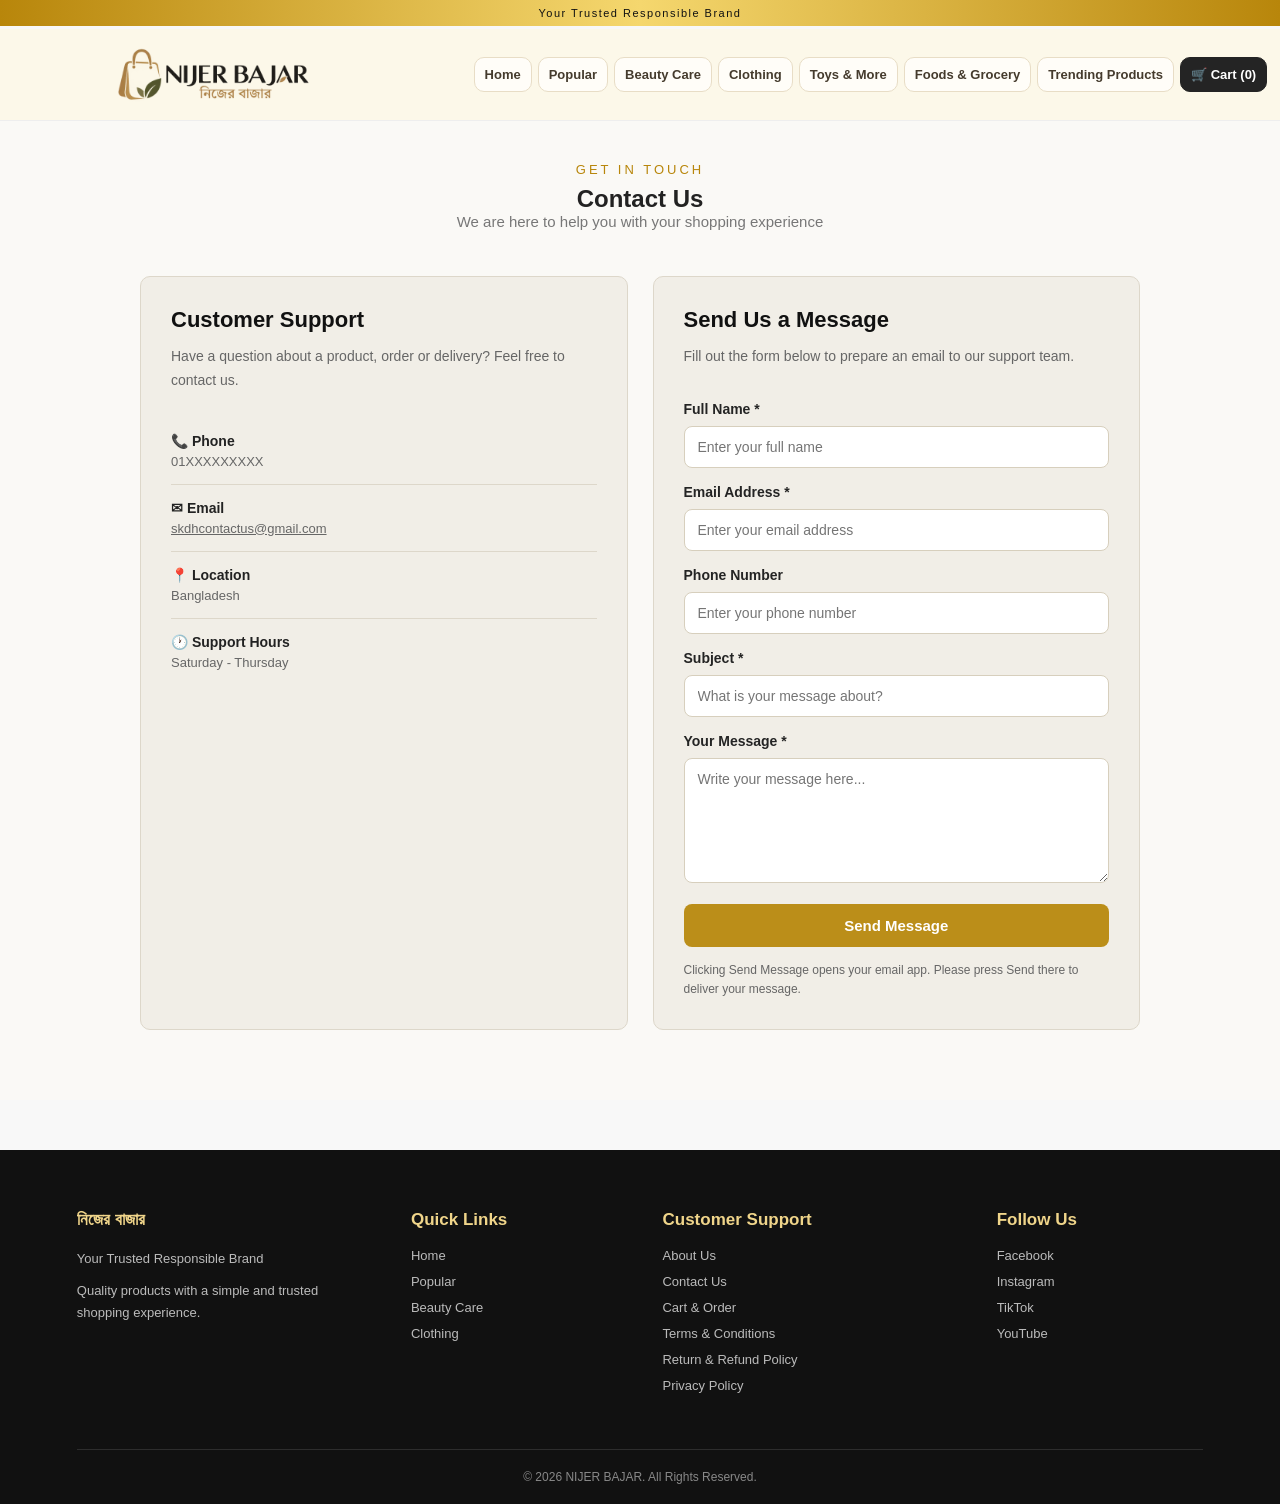
<file: contact.html>
<!DOCTYPE html>
<html lang="bn">
<head>
  <meta charset="UTF-8">
  <meta name="viewport" content="width=device-width, initial-scale=1.0">
  <title>Contact Us | নিজের বাজার</title>
  <link rel="stylesheet" href="style.css">
  <style>
    .contact-page{padding:70px 6%;background:#faf9f6;min-height:70vh}
    .contact-container{max-width:1000px;margin:0 auto;display:grid;grid-template-columns:1fr 1fr;gap:25px}
    .contact-card{background:#f1eee7;border:1px solid #ddd7ca;border-radius:10px;padding:30px;min-width:0}
    .contact-card h2{margin:0 0 12px;color:#111;font-size:22px}
    .contact-card>p{color:#666;font-size:14px;line-height:1.7;margin:0 0 25px}
    .contact-item{padding:15px 0;border-bottom:1px solid #ddd7ca;display:flex;flex-direction:column;gap:5px}
    .contact-item:last-child{border-bottom:none}
    .contact-item strong{color:#222;font-size:14px}
    .contact-item span,.contact-item a{color:#666;font-size:13px;overflow-wrap:anywhere}
    .contact-form{display:flex;flex-direction:column;gap:9px}
    .contact-form label{font-weight:600;font-size:14px;color:#242424;margin-top:7px}
    .contact-form input,.contact-form textarea{width:100%;box-sizing:border-box;padding:12px 13px;border:1px solid #d7cfbd;border-radius:8px;background:#fff;color:#222;font:inherit;font-size:14px}
    .contact-form textarea{resize:vertical;min-height:125px}
    .contact-form input:focus,.contact-form textarea:focus{outline:2px solid #c69a29;outline-offset:1px}
    .contact-submit{margin-top:12px;padding:13px 20px;background:#bb8e19;color:#fff;border:0;border-radius:8px;font-size:15px;font-weight:700;cursor:pointer}
    .contact-submit:hover{background:#987015}
    .contact-note{font-size:12px;color:#666;line-height:1.6;margin:5px 0 0}
    @media(max-width:700px){.contact-page{padding:50px 4%}.contact-container{grid-template-columns:1fr;gap:15px}.contact-card{padding:22px}.contact-card h2{font-size:19px}}
  </style>
</head>
<body>
  <div class="top-tagline">Your Trusted Responsible Brand</div>
  <header class="header">
    <a href="index.html" class="logo"><img src="images/logo.webp" alt="Nijer Bajar Logo"></a>
    <nav class="nav">
      <a href="index.html">Home</a>
      <a href="popular.html">Popular</a>
      <a href="beauty.html">Beauty Care</a>
      <a href="clothing.html">Clothing</a>
      <a href="toys.html">Toys &amp; More</a>
      <a href="foods.html">Foods &amp; Grocery</a>
      <a href="affiliate.html">Trending Products</a>
      <a href="cart.html" class="cart">🛒 Cart (0)</a>
    </nav>
  </header>
  <main>
    <section class="contact-page">
      <div class="section-title">
        <p>GET IN TOUCH</p>
        <h1>Contact Us</h1>
        <span>We are here to help you with your shopping experience</span>
      </div>
      <div class="contact-container">
        <div class="contact-card">
          <h2>Customer Support</h2>
          <p>Have a question about a product, order or delivery? Feel free to contact us.</p>
          <div class="contact-item"><strong>📞 Phone</strong><span>01XXXXXXXXX</span></div>
          <div class="contact-item"><strong>✉ Email</strong><a href="mailto:skdhcontactus@gmail.com">skdhcontactus@gmail.com</a></div>
          <div class="contact-item"><strong>📍 Location</strong><span>Bangladesh</span></div>
          <div class="contact-item"><strong>🕐 Support Hours</strong><span>Saturday - Thursday</span></div>
        </div>
        <div class="contact-card">
          <h2>Send Us a Message</h2>
          <p>Fill out the form below to prepare an email to our support team.</p>
          <form id="contactForm" class="contact-form">
            <label for="contactName">Full Name *</label>
            <input id="contactName" name="name" type="text" placeholder="Enter your full name" autocomplete="name" required>
            <label for="contactEmail">Email Address *</label>
            <input id="contactEmail" name="email" type="email" placeholder="Enter your email address" autocomplete="email" required>
            <label for="contactPhone">Phone Number</label>
            <input id="contactPhone" name="phone" type="tel" placeholder="Enter your phone number" autocomplete="tel">
            <label for="contactSubject">Subject *</label>
            <input id="contactSubject" name="subject" type="text" placeholder="What is your message about?" required>
            <label for="contactMessage">Your Message *</label>
            <textarea id="contactMessage" name="message" rows="5" placeholder="Write your message here..." required></textarea>
            <button type="submit" class="contact-submit">Send Message</button>
            <p class="contact-note" id="contactStatus" role="status" aria-live="polite">Clicking Send Message opens your email app. Please press Send there to deliver your message.</p>
          </form>
        </div>
      </div>
    </section>
  </main>
  <footer class="footer">
    <div class="footer-container">
      <div class="footer-column"><h3>নিজের বাজার</h3><p>Your Trusted Responsible Brand</p><p>Quality products with a simple and trusted shopping experience.</p></div>
      <div class="footer-column"><h3>Quick Links</h3><a href="index.html">Home</a><a href="popular.html">Popular</a><a href="beauty.html">Beauty Care</a><a href="clothing.html">Clothing</a></div>
      <div class="footer-column"><h3>Customer Support</h3><a href="about.html">About Us</a><a href="contact.html">Contact Us</a><a href="cart.html">Cart &amp; Order</a><a href="terms.html">Terms &amp; Conditions</a><a href="return-refund.html">Return &amp; Refund Policy</a><a href="privacy.html">Privacy Policy</a></div>
      <div class="footer-column"><h3>Follow Us</h3><a href="#" target="_blank" rel="noopener noreferrer">Facebook</a><a href="#" target="_blank" rel="noopener noreferrer">Instagram</a><a href="#" target="_blank" rel="noopener noreferrer">TikTok</a><a href="#" target="_blank" rel="noopener noreferrer">YouTube</a></div>
    </div>
    <div class="footer-bottom"><p>© 2026 NIJER BAJAR. All Rights Reserved.</p></div>
  </footer>
  <script>
    document.getElementById('contactForm').addEventListener('submit', function (event) {
      event.preventDefault();
      if (!this.reportValidity()) return;
      const name = document.getElementById('contactName').value.trim();
      const email = document.getElementById('contactEmail').value.trim();
      const phone = document.getElementById('contactPhone').value.trim();
      const subject = document.getElementById('contactSubject').value.trim();
      const message = document.getElementById('contactMessage').value.trim();
      const body = `Name: ${name}\nEmail: ${email}\nPhone: ${phone || 'Not provided'}\n\nMessage:\n${message}`;
      const mailto = 'mailto:skdhcontactus@gmail.com?subject=' + encodeURIComponent('Nijer Bajar Contact: ' + subject) + '&body=' + encodeURIComponent(body);
      document.getElementById('contactStatus').textContent = 'Your email app should open now. Please click Send in the email app to deliver the message.';
      window.location.href = mailto;
    });
  </script>
</body>
</html>
</file>
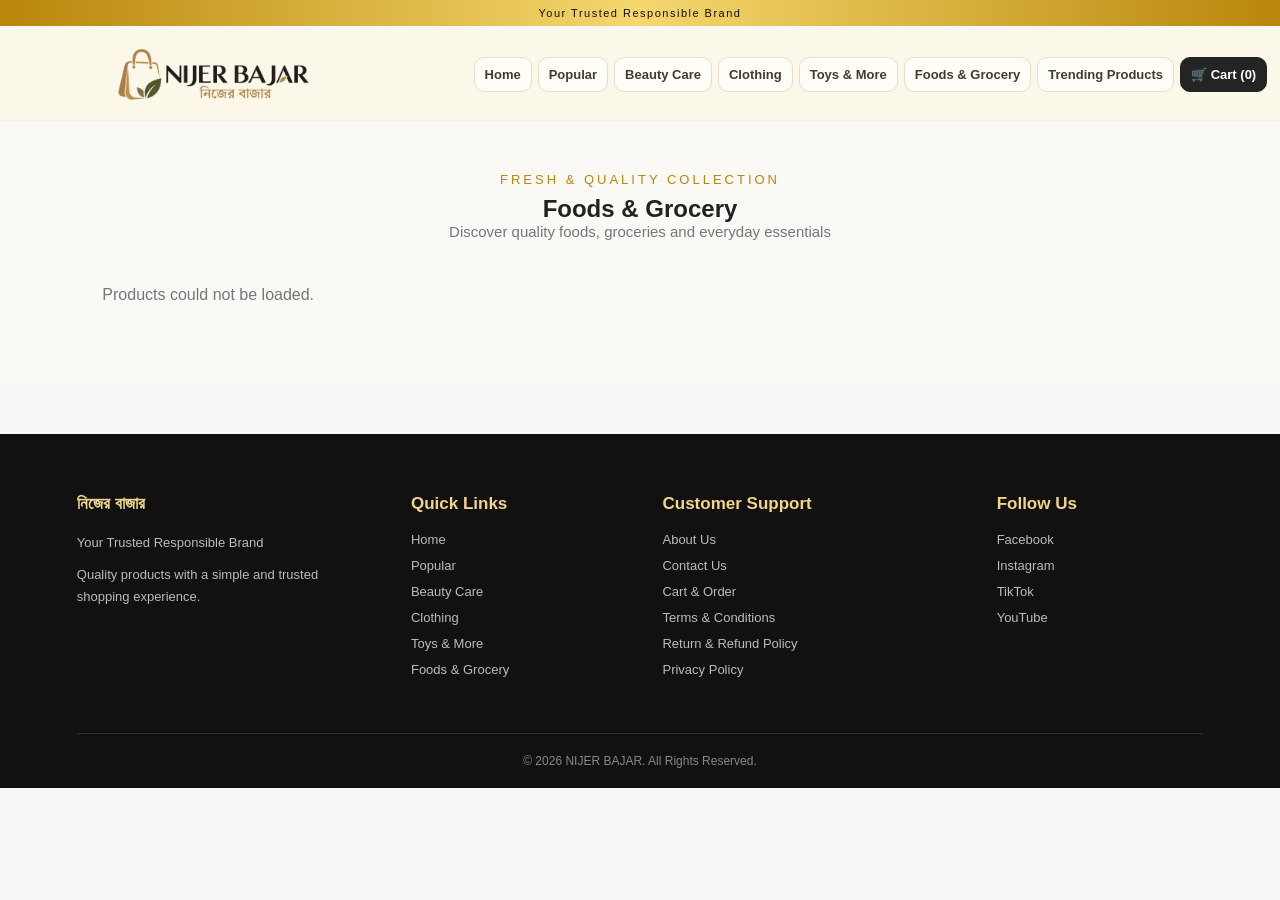
<file: foods.html>
<!DOCTYPE html>
<html lang="bn">

<head>
    <meta charset="UTF-8">
    <meta name="viewport" content="width=device-width, initial-scale=1.0">

    <title>Foods & Grocery | নিজের বাজার</title>

    <link rel="stylesheet" href="style.css">
</head>

<body>

    <!-- TOP TAGLINE -->

    
<div class="top-tagline">
    <span>Your Trusted Responsible Brand</span>

    <button
        type="button"
        class="top-menu-btn"
        id="top-menu-btn"
        aria-label="Open navigation menu"
        aria-expanded="false"
        aria-controls="top-mobile-nav"
    >
        ☰
    </button>
</div>

<nav class="top-mobile-nav" id="top-mobile-nav">
    <a href="index.html">Home</a>
    <a href="popular.html">Popular</a>
    <a href="beauty.html">Beauty Care</a>
    <a href="clothing.html">Clothing</a>
    <a href="toys.html">Toys & More</a>
    <a href="foods.html">Foods & Grocery</a>
    <a href="affiliate.html">Trending Products</a>
    <a href="cart.html">🛒 Cart</a>
    <a href="my-orders.html">📦 My Orders</a>
</nav>


    <!-- HEADER -->
    <header class="header">

        <a href="index.html" class="logo">
            <img src="images/logo.webp" alt="Nijer Bajar Logo">
        </a>

        <!-- NAVIGATION -->
        <nav class="nav">

            <a href="index.html">Home</a>

            <a href="popular.html">Popular</a>

            <a href="beauty.html">Beauty Care</a>

            <a href="clothing.html">Clothing</a>

            <a href="toys.html">Toys & More</a>

            <a href="foods.html">Foods & Grocery</a>

            <a href="affiliate.html">Trending Products</a>

            <a href="cart.html" class="cart">
                🛒 Cart (0)
            </a>

        </nav>

    </header>

    <!-- FOODS & GROCERY PRODUCTS -->
    <section class="products-section">

        <div class="section-title">

            <p>FRESH & QUALITY COLLECTION</p>

            <h1>Foods & Grocery</h1>

            <span>
                Discover quality foods, groceries
                and everyday essentials
            </span>

        </div>

        <!-- PRODUCTS LOAD FROM GOOGLE SHEET -->
        <div class="product-grid" id="product-grid">
        </div>

    </section>

    <!-- JAVASCRIPT -->
    <script src="script.js"></script>

    <!-- FOOTER -->
    <footer class="footer">

        <div class="footer-container">

            <!-- BRAND -->
            <div class="footer-column">

                <h3>নিজের বাজার</h3>

                <p>
                    Your Trusted Responsible Brand
                </p>

                <p>
                    Quality products with a simple and
                    trusted shopping experience.
                </p>

            </div>

            <!-- QUICK LINKS -->
            <div class="footer-column">

                <h3>Quick Links</h3>

                <a href="index.html">Home</a>

                <a href="popular.html">Popular</a>

                <a href="beauty.html">Beauty Care</a>

                <a href="clothing.html">Clothing</a>

                <a href="toys.html">Toys & More</a>

                <a href="foods.html">Foods & Grocery</a>

            </div>

            <!-- CUSTOMER SUPPORT -->
            <div class="footer-column">

                <h3>Customer Support</h3>

                <a href="about.html">About Us</a>

                <a href="contact.html">Contact Us</a>

                <a href="cart.html">Cart & Order</a>

                <a href="terms.html">Terms & Conditions</a>

                <a href="return-refund.html">
                    Return & Refund Policy
                </a>

                <a href="privacy.html">Privacy Policy</a>

            </div>

            <!-- FOLLOW US -->
            <div class="footer-column">

                <h3>Follow Us</h3>

                <a href="https://www.facebook.com/skdigitalhub"
                   target="_blank"
                   rel="noopener noreferrer">
                    Facebook
                </a>

                <a href="#" target="_blank">
                    Instagram
                </a>

                <a href="#" target="_blank">
                    TikTok
                </a>

                <a href="#" target="_blank">
                    YouTube
                </a>

            </div>

        </div>

        <!-- FOOTER BOTTOM -->
        <div class="footer-bottom">

            <p>
                © 2026 NIJER BAJAR.
                All Rights Reserved.
            </p>

        </div>

    </footer>

</body>
</html>
</file>
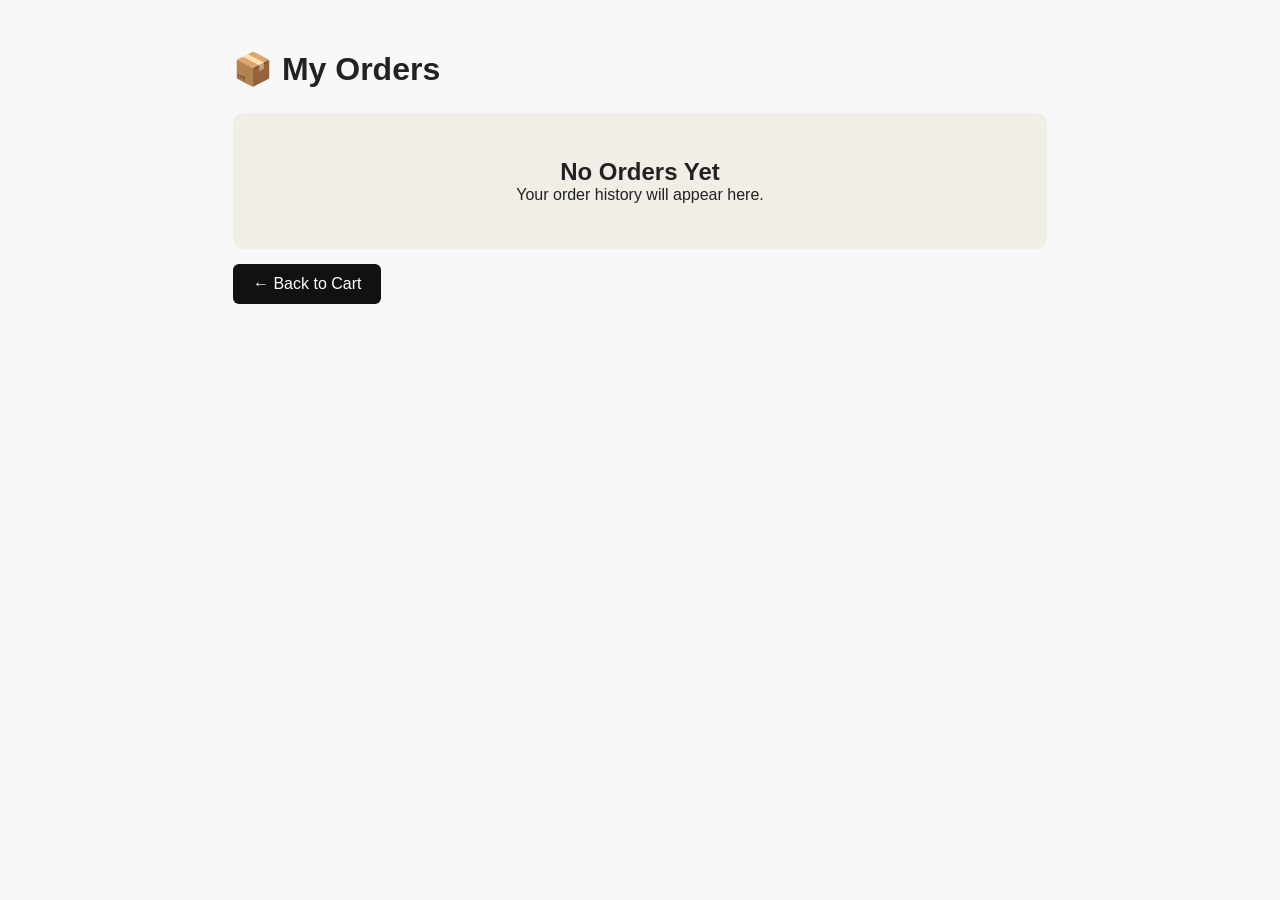
<file: my-orders.html>
<!DOCTYPE html>
<html lang="en">
<head>
    <meta charset="UTF-8">
    <meta name="viewport" content="width=device-width, initial-scale=1.0">
    <title>My Orders | Nijer Bajar</title>
    <link rel="stylesheet" href="style.css">

    <style>
        .orders-page {
            max-width: 850px;
            margin: 50px auto;
            padding: 0 18px;
            min-height: 60vh;
        }

        .orders-page h1 {
            margin-bottom: 25px;
        }

        .history-card {
            background: #f1eee7;
            border: 1px solid #ddd7ca;
            border-radius: 10px;
            padding: 20px;
            margin-bottom: 15px;
        }

        .history-card h3 {
            margin: 0 0 12px;
        }

        .history-card p {
            margin: 8px 0;
            overflow-wrap: anywhere;
        }

        .history-card strong {
            color: #111;
        }

        .orders-empty {
            text-align: center;
            padding: 45px 15px;
            background: #f1eee7;
            border-radius: 10px;
        }

        .back-cart {
            display: inline-block;
            margin: 15px 0;
            padding: 11px 20px;
            background: #111;
            color: white;
            text-decoration: none;
            border-radius: 6px;
        }


        
.delete-order-btn {
    margin-top: 15px;
    padding: 10px 16px;
    background: #fff;
    color: #b42318;
    border: 1px solid #e4b4ae;
    border-radius: 6px;
    font-size: 13px;
    font-weight: 600;
    cursor: pointer;
}

.delete-order-btn:hover {
    background: #fff0ee;
}

    </style>
</head>

<body>

    <main class="orders-page">

        <h1>📦 My Orders</h1>

        <div id="order-history"></div>

        <a href="cart.html" class="back-cart">
            ← Back to Cart
        </a>

    </main>

    <script>
        const container = document.getElementById('order-history');

        let orders = [];

        try {
            orders = JSON.parse(
                localStorage.getItem('nijerBajarOrders') || '[]'
            );

            if (!Array.isArray(orders)) orders = [];
        } catch (error) {
            orders = [];
        }

        if (orders.length === 0) {
            container.innerHTML = `
                <div class="orders-empty">
                    <h2>No Orders Yet</h2>
                    <p>Your order history will appear here.</p>
                </div>
            `;

        } else {
            orders.forEach(function(order, index) {

                const card = document.createElement('div');
                card.className = 'history-card';

                const fields = [
                    ['Order ID', order.orderId],
                    ['Date', order.date],
                    ['Products', order.products],
                    ['Total', order.total],
                    ['Delivery', order.delivery],
                    ['Payment', order.paymentMethod],
                    ['Payment Status', order.paymentStatus],
                    ['Order Status', order.status || 'Order Submitted']
                ];

                const heading = document.createElement('h3');
                heading.textContent = 'Order ' + (order.orderId || '');
                card.appendChild(heading);

                fields.forEach(function(field) {
                    const p = document.createElement('p');
                    const strong = document.createElement('strong');

                    strong.textContent = field[0] + ': ';
                    p.appendChild(strong);
                    p.appendChild(
                        document.createTextNode(field[1] || '—')
                    );

                    card.appendChild(p);
                });

                
// Delete order from browser history
const deleteButton = document.createElement('button');

deleteButton.textContent = '🗑 Delete History';
deleteButton.className = 'delete-order-btn';

deleteButton.addEventListener('click', function() {

    const confirmed = confirm(
        'Remove this order from your history? This will not cancel the actual order.'
    );

    if (!confirmed) return;

    orders.splice(index, 1);

    localStorage.setItem(
        'nijerBajarOrders',
        JSON.stringify(orders)
    );

    window.location.reload();
});

card.appendChild(deleteButton);


                container.appendChild(card);
            });
        }
    </script>

</body>
</html>
</file>
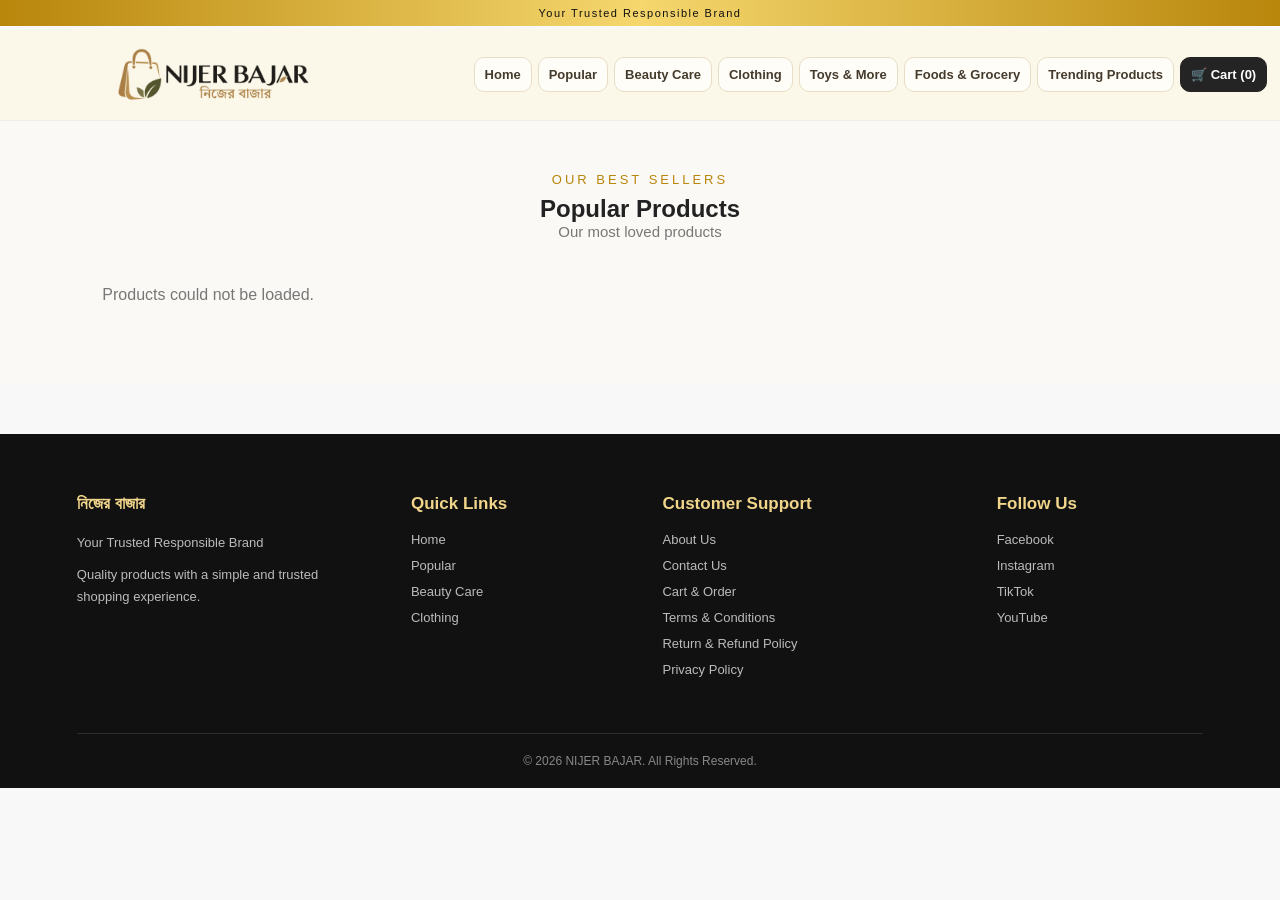
<file: popular.html>
<!DOCTYPE html>
<html lang="bn">

<head>

    <meta charset="UTF-8">

    <meta name="viewport" content="width=device-width, initial-scale=1.0">

    <title>Popular | নিজের বাজার</title>

    <link rel="stylesheet" href="style.css">

</head>


<body>


    <!-- TOP TAGLINE -->

    
<div class="top-tagline">
    <span>Your Trusted Responsible Brand</span>

    <button
        type="button"
        class="top-menu-btn"
        id="top-menu-btn"
        aria-label="Open navigation menu"
        aria-expanded="false"
        aria-controls="top-mobile-nav"
    >
        ☰
    </button>
</div>

<nav class="top-mobile-nav" id="top-mobile-nav">
    <a href="index.html">Home</a>
    <a href="popular.html">Popular</a>
    <a href="beauty.html">Beauty Care</a>
    <a href="clothing.html">Clothing</a>
    <a href="toys.html">Toys & More</a>
    <a href="foods.html">Foods & Grocery</a>
    <a href="affiliate.html">Trending Products</a>
    <a href="cart.html">🛒 Cart</a>
    <a href="my-orders.html">📦 My Orders</a>
</nav>


    <!-- HEADER -->

    <header class="header">

         
<a href="index.html" class="logo">
    <img src="images/logo.webp" alt="Nijer Bajar Logo">
</a>



        
<nav class="nav">

    <a href="index.html">Home</a>

    <a href="popular.html">Popular</a>

    <a href="beauty.html">Beauty Care</a>

    <a href="clothing.html">Clothing</a>

    <a href="toys.html">Toys & More</a>

    <a href="foods.html">Foods & Grocery</a>

    <a href="affiliate.html">Trending Products</a>

    <a href="cart.html" class="cart">
        🛒 Cart (0)
    </a>

</nav>


    </header>


    <!-- POPULAR PRODUCTS -->

    <section class="products-section" id="popular">

        <div class="section-title">

            <p>
                OUR BEST SELLERS
            </p>

            <h1>
                Popular Products
            </h1>

            <span>
                Our most loved products
            </span>

        </div>


        <!-- PRODUCTS LOAD AUTOMATICALLY FROM GOOGLE SHEET -->

        <div
            class="product-grid"
            id="product-grid">
        </div>

    </section>


    <!-- MAIN WEBSITE SCRIPT -->

    <script src="script.js"></script>


    <!-- FOOTER -->

    <footer class="footer">


        <div class="footer-container">


            <!-- BRAND -->

            <div class="footer-column">

                <h3>
                    নিজের বাজার
                </h3>


                <p>
                    Your Trusted Responsible Brand
                </p>


                <p>
                    Quality products with a simple and
                    trusted shopping experience.
                </p>

            </div>


            <!-- QUICK LINKS -->

            <div class="footer-column">

                <h3>
                    Quick Links
                </h3>


                <a href="index.html">
                    Home
                </a>


                <a href="popular.html">
                    Popular
                </a>


                <a href="beauty.html">
                    Beauty Care
                </a>


                <a href="clothing.html">
                    Clothing
                </a>

            </div>


            <!-- CUSTOMER SUPPORT -->

            <div class="footer-column">

                <h3>
                    Customer Support
                </h3>


                <a href="about.html">
                    About Us
                </a>


                <a href="contact.html">
                    Contact Us
                </a>


                <a href="cart.html">
                    Cart & Order
                </a>


                <a href="terms.html">
                    Terms & Conditions
                </a>


                <a href="return-refund.html">
                    Return & Refund Policy
                </a>


                <a href="privacy.html">
                    Privacy Policy
                </a>

            </div>


            <!-- FOLLOW US -->

            <div class="footer-column">

                <h3>
                    Follow Us
                </h3>


                <a href="#" target="_blank">
                    Facebook
                </a>


                <a href="#" target="_blank">
                    Instagram
                </a>


                <a href="#" target="_blank">
                    TikTok
                </a>


                <a href="#" target="_blank">
                    YouTube
                </a>

            </div>

        </div>


        <!-- FOOTER BOTTOM -->

        <div class="footer-bottom">

            <p>
                © 2026 NIJER BAJAR. All Rights Reserved.
            </p>

        </div>


    </footer>


</body>

</html>
</file>
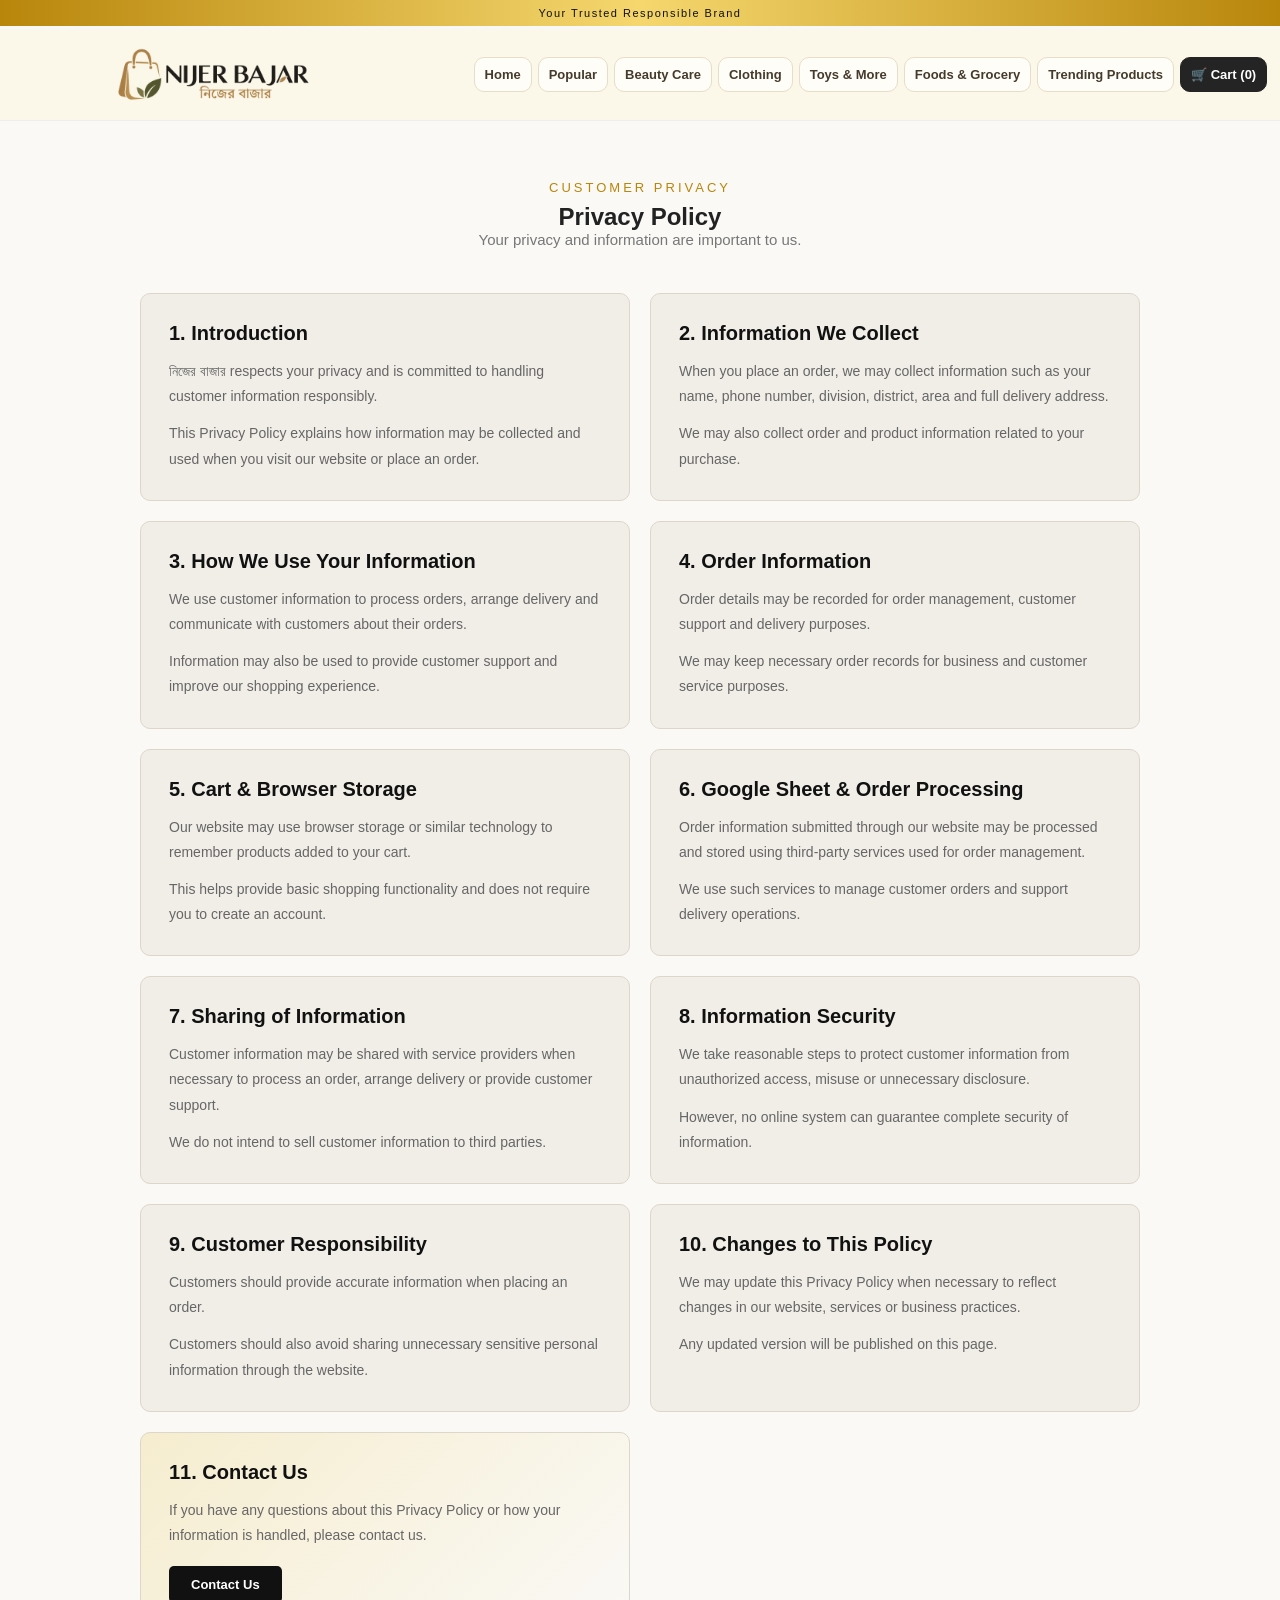
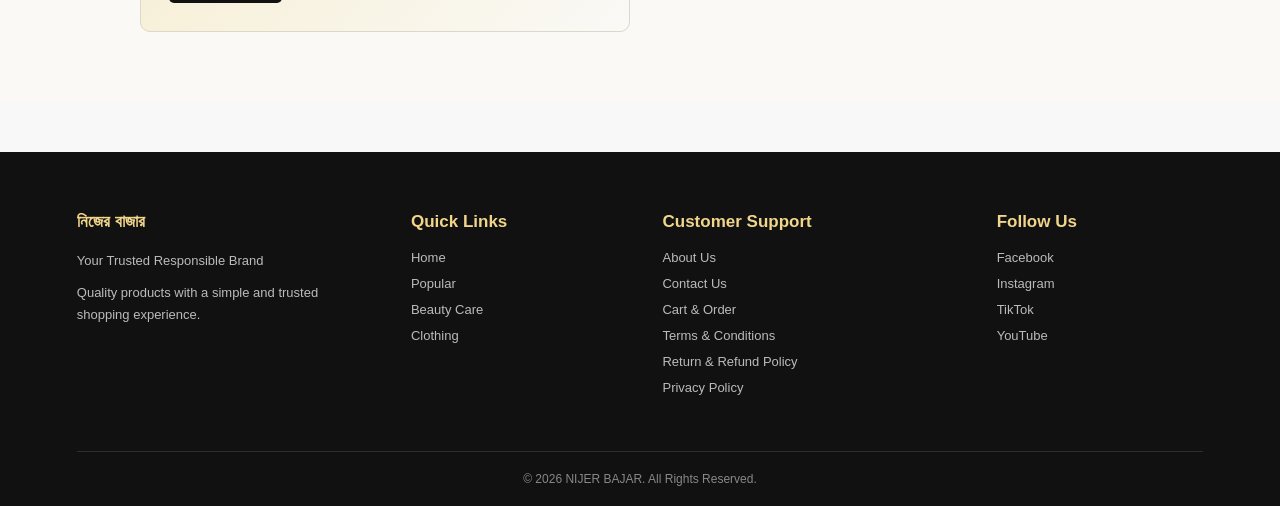
<file: privacy.html>
```html
<!DOCTYPE html>
<html lang="bn">

<head>

    <meta charset="UTF-8">

    <meta name="viewport"
          content="width=device-width, initial-scale=1.0">

    <title>Privacy Policy | নিজের বাজার</title>

    <link rel="stylesheet" href="style.css">

</head>


<body>


    <!-- TOP TAGLINE -->

    <div class="top-tagline">
        Your Trusted Responsible Brand
    </div>



    <!-- HEADER -->

    <header class="header">

    
<a href="index.html" class="logo">
    <img src="images/logo.webp" alt="Nijer Bajar Logo">
</a>




<nav class="nav">

    <a href="index.html">Home</a>

    <a href="popular.html">Popular</a>

    <a href="beauty.html">Beauty Care</a>

    <a href="clothing.html">Clothing</a>

    <a href="toys.html">Toys & More</a>

    <a href="foods.html">Foods & Grocery</a>

    <a href="affiliate.html">Trending Products</a>

    <a href="cart.html" class="cart">
        🛒 Cart (0)
    </a>

</nav>


    </header>



    <!-- PRIVACY POLICY -->

    <section class="privacy-page">


        <div class="section-title">

            <p>
                CUSTOMER PRIVACY
            </p>

            <h1>
                Privacy Policy
            </h1>

            <span>
                Your privacy and information are important to us.
            </span>

        </div>



        <div class="privacy-container">


            <!-- 1 -->

            <div class="privacy-card">

                <h2>
                    1. Introduction
                </h2>

                <p>
                    নিজের বাজার respects your privacy and is committed
                    to handling customer information responsibly.
                </p>

                <p>
                    This Privacy Policy explains how information may
                    be collected and used when you visit our website
                    or place an order.
                </p>

            </div>



            <!-- 2 -->

            <div class="privacy-card">

                <h2>
                    2. Information We Collect
                </h2>

                <p>
                    When you place an order, we may collect information
                    such as your name, phone number, division, district,
                    area and full delivery address.
                </p>

                <p>
                    We may also collect order and product information
                    related to your purchase.
                </p>

            </div>



            <!-- 3 -->

            <div class="privacy-card">

                <h2>
                    3. How We Use Your Information
                </h2>

                <p>
                    We use customer information to process orders,
                    arrange delivery and communicate with customers
                    about their orders.
                </p>

                <p>
                    Information may also be used to provide customer
                    support and improve our shopping experience.
                </p>

            </div>



            <!-- 4 -->

            <div class="privacy-card">

                <h2>
                    4. Order Information
                </h2>

                <p>
                    Order details may be recorded for order management,
                    customer support and delivery purposes.
                </p>

                <p>
                    We may keep necessary order records for business
                    and customer service purposes.
                </p>

            </div>



            <!-- 5 -->

            <div class="privacy-card">

                <h2>
                    5. Cart & Browser Storage
                </h2>

                <p>
                    Our website may use browser storage or similar
                    technology to remember products added to your cart.
                </p>

                <p>
                    This helps provide basic shopping functionality
                    and does not require you to create an account.
                </p>

            </div>



            <!-- 6 -->

            <div class="privacy-card">

                <h2>
                    6. Google Sheet & Order Processing
                </h2>

                <p>
                    Order information submitted through our website
                    may be processed and stored using third-party
                    services used for order management.
                </p>

                <p>
                    We use such services to manage customer orders
                    and support delivery operations.
                </p>

            </div>



            <!-- 7 -->

            <div class="privacy-card">

                <h2>
                    7. Sharing of Information
                </h2>

                <p>
                    Customer information may be shared with service
                    providers when necessary to process an order,
                    arrange delivery or provide customer support.
                </p>

                <p>
                    We do not intend to sell customer information
                    to third parties.
                </p>

            </div>



            <!-- 8 -->

            <div class="privacy-card">

                <h2>
                    8. Information Security
                </h2>

                <p>
                    We take reasonable steps to protect customer
                    information from unauthorized access, misuse
                    or unnecessary disclosure.
                </p>

                <p>
                    However, no online system can guarantee complete
                    security of information.
                </p>

            </div>



            <!-- 9 -->

            <div class="privacy-card">

                <h2>
                    9. Customer Responsibility
                </h2>

                <p>
                    Customers should provide accurate information
                    when placing an order.
                </p>

                <p>
                    Customers should also avoid sharing unnecessary
                    sensitive personal information through the website.
                </p>

            </div>



            <!-- 10 -->

            <div class="privacy-card">

                <h2>
                    10. Changes to This Policy
                </h2>

                <p>
                    We may update this Privacy Policy when necessary
                    to reflect changes in our website, services or
                    business practices.
                </p>

                <p>
                    Any updated version will be published on this page.
                </p>

            </div>



            <!-- 11 -->

            <div class="privacy-card privacy-highlight">

                <h2>
                    11. Contact Us
                </h2>

                <p>
                    If you have any questions about this Privacy Policy
                    or how your information is handled, please contact us.
                </p>

                <a href="contact.html"
                   class="privacy-contact-btn">

                    Contact Us

                </a>

            </div>


        </div>

    </section>



    <!-- FOOTER -->

    <footer class="footer">


        <div class="footer-container">


            <!-- BRAND -->

            <div class="footer-column">

                <h3>
                    নিজের বাজার
                </h3>

                <p>
                    Your Trusted Responsible Brand
                </p>

                <p>
                    Quality products with a simple and
                    trusted shopping experience.
                </p>

            </div>



            <!-- QUICK LINKS -->

            <div class="footer-column">

                <h3>
                    Quick Links
                </h3>

                <a href="index.html">
                    Home
                </a>

                <a href="popular.html">
                    Popular
                </a>

                <a href="beauty.html">
                    Beauty Care
                </a>

                <a href="clothing.html">
                    Clothing
                </a>

            </div>



            <!-- CUSTOMER SUPPORT -->

            <div class="footer-column">

                <h3>
                    Customer Support
                </h3>

                <a href="about.html">
                    About Us
                </a>

                <a href="contact.html">
                    Contact Us
                </a>

                <a href="cart.html">
                    Cart & Order
                </a>

                <a href="terms.html">
                    Terms & Conditions
                </a>

                <a href="return-refund.html">
                    Return & Refund Policy
                </a>

                <a href="privacy.html">
                    Privacy Policy
                </a>

            </div>



            <!-- FOLLOW US -->

            <div class="footer-column">

                <h3>
                    Follow Us
                </h3>

                <a href="#" target="_blank">
                    Facebook
                </a>

                <a href="#" target="_blank">
                    Instagram
                </a>

                <a href="#" target="_blank">
                    TikTok
                </a>

                <a href="#" target="_blank">
                    YouTube
                </a>

            </div>


        </div>



        <!-- FOOTER BOTTOM -->

        <div class="footer-bottom">

            <p>
                © 2026 NIJER BAJAR. All Rights Reserved.
            </p>

        </div>


    </footer>



    <!-- PRIVACY PAGE CSS -->

    <style>

        .privacy-page {

            padding: 70px 6%;

            background: #faf9f6;

            min-height: 70vh;

        }


        .privacy-container {

            max-width: 1000px;

            margin: 0 auto;

            display: grid;

            grid-template-columns: 1fr 1fr;

            gap: 20px;

        }


        .privacy-card {

            background: #f1eee7;

            border: 1px solid #ddd7ca;

            border-radius: 10px;

            padding: 28px;

        }


        .privacy-card h2 {

            margin: 0 0 14px;

            color: #111111;

            font-size: 20px;

        }


        .privacy-card p {

            color: #666666;

            font-size: 14px;

            line-height: 1.8;

            margin: 0 0 12px;

        }


        .privacy-card p:last-of-type {

            margin-bottom: 0;

        }


        .privacy-highlight {

            background: linear-gradient(
                135deg,
                #f6edcf,
                #faf9f6
            );

        }


        .privacy-contact-btn {

            display: inline-block;

            margin-top: 18px;

            padding: 11px 22px;

            background: #111111;

            color: white;

            text-decoration: none;

            border-radius: 5px;

            font-size: 13px;

            font-weight: 600;

            transition: 0.3s;

        }


        .privacy-contact-btn:hover {

            background: #b8860b;

        }



        /* MOBILE */

        @media (max-width: 700px) {

            .privacy-page {

                padding: 50px 4%;

            }


            .privacy-container {

                grid-template-columns: 1fr;

                gap: 15px;

            }


            .privacy-card {

                padding: 22px;

            }


            .privacy-card h2 {

                font-size: 18px;

            }

        }

    </style>


</body>

</html>
</file>
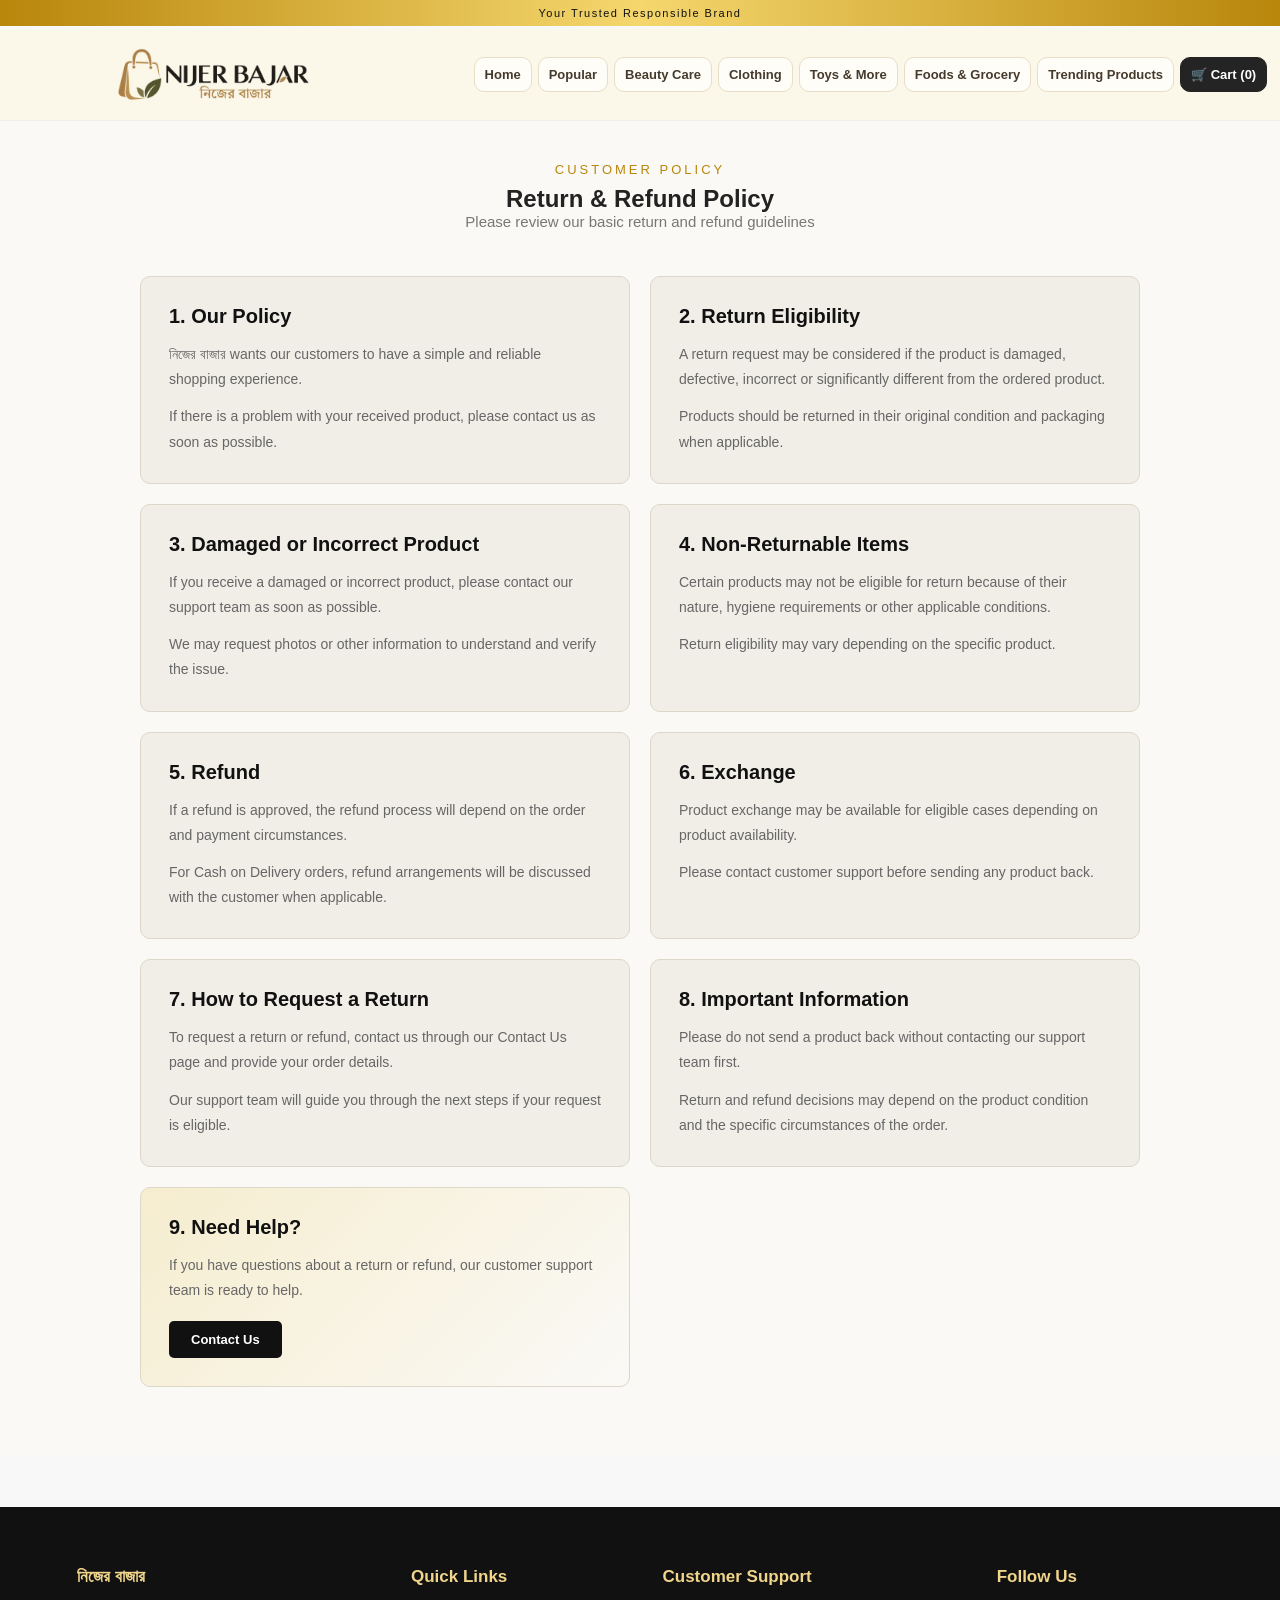
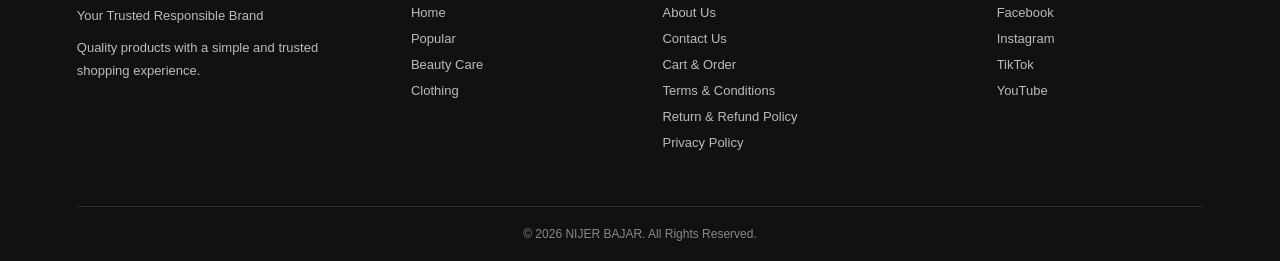
<file: return-refund.html>
<!DOCTYPE html>
<html lang="bn">

<head>
    <meta charset="UTF-8">
    <meta name="viewport" content="width=device-width, initial-scale=1.0">

    <title>Return & Refund Policy | নিজের বাজার</title>

    <link rel="stylesheet" href="style.css">
</head>

<body>

    <!-- TOP TAGLINE -->

    <div class="top-tagline">
        Your Trusted Responsible Brand
    </div>


    <!-- HEADER -->

    <header class="header">

    
<a href="index.html" class="logo">
    <img src="images/logo.webp" alt="Nijer Bajar Logo">
</a>


      
<nav class="nav">

    <a href="index.html">Home</a>

    <a href="popular.html">Popular</a>

    <a href="beauty.html">Beauty Care</a>

    <a href="clothing.html">Clothing</a>

    <a href="toys.html">Toys & More</a>

    <a href="foods.html">Foods & Grocery</a>

    <a href="affiliate.html">Trending Products</a>

    <a href="cart.html" class="cart">
        🛒 Cart (0)
    </a>

</nav>

    </header>


    <!-- RETURN & REFUND PAGE -->

    <section class="return-page">

        <div class="section-title">

            <p>CUSTOMER POLICY</p>

            <h1>Return & Refund Policy</h1>

            <span>
                Please review our basic return and refund guidelines
            </span>

        </div>


        <div class="return-container">


            <!-- INTRODUCTION -->

            <div class="return-card">

                <h2>1. Our Policy</h2>

                <p>
                    নিজের বাজার wants our customers to have a simple
                    and reliable shopping experience.
                </p>

                <p>
                    If there is a problem with your received product,
                    please contact us as soon as possible.
                </p>

            </div>


            <!-- ELIGIBILITY -->

            <div class="return-card">

                <h2>2. Return Eligibility</h2>

                <p>
                    A return request may be considered if the product
                    is damaged, defective, incorrect or significantly
                    different from the ordered product.
                </p>

                <p>
                    Products should be returned in their original
                    condition and packaging when applicable.
                </p>

            </div>


            <!-- DAMAGED PRODUCT -->

            <div class="return-card">

                <h2>3. Damaged or Incorrect Product</h2>

                <p>
                    If you receive a damaged or incorrect product,
                    please contact our support team as soon as possible.
                </p>

                <p>
                    We may request photos or other information to
                    understand and verify the issue.
                </p>

            </div>


            <!-- NON RETURNABLE -->

            <div class="return-card">

                <h2>4. Non-Returnable Items</h2>

                <p>
                    Certain products may not be eligible for return
                    because of their nature, hygiene requirements or
                    other applicable conditions.
                </p>

                <p>
                    Return eligibility may vary depending on the
                    specific product.
                </p>

            </div>


            <!-- REFUND -->

            <div class="return-card">

                <h2>5. Refund</h2>

                <p>
                    If a refund is approved, the refund process will
                    depend on the order and payment circumstances.
                </p>

                <p>
                    For Cash on Delivery orders, refund arrangements
                    will be discussed with the customer when applicable.
                </p>

            </div>


            <!-- EXCHANGE -->

            <div class="return-card">

                <h2>6. Exchange</h2>

                <p>
                    Product exchange may be available for eligible
                    cases depending on product availability.
                </p>

                <p>
                    Please contact customer support before sending
                    any product back.
                </p>

            </div>


            <!-- RETURN PROCESS -->

            <div class="return-card">

                <h2>7. How to Request a Return</h2>

                <p>
                    To request a return or refund, contact us through
                    our Contact Us page and provide your order details.
                </p>

                <p>
                    Our support team will guide you through the next
                    steps if your request is eligible.
                </p>

            </div>


            <!-- IMPORTANT -->

            <div class="return-card">

                <h2>8. Important Information</h2>

                <p>
                    Please do not send a product back without contacting
                    our support team first.
                </p>

                <p>
                    Return and refund decisions may depend on the
                    product condition and the specific circumstances
                    of the order.
                </p>

            </div>


            <!-- CONTACT -->

            <div class="return-card return-highlight">

                <h2>9. Need Help?</h2>

                <p>
                    If you have questions about a return or refund,
                    our customer support team is ready to help.
                </p>

                <a href="contact.html" class="return-contact-btn">
                    Contact Us
                </a>

            </div>


        </div>

    </section>


    <!-- FOOTER -->

    <footer class="footer">

        <div class="footer-container">


            <!-- BRAND -->

            <div class="footer-column">

                <h3>নিজের বাজার</h3>

                <p>
                    Your Trusted Responsible Brand
                </p>

                <p>
                    Quality products with a simple and
                    trusted shopping experience.
                </p>

            </div>


            <!-- QUICK LINKS -->

            <div class="footer-column">

                <h3>Quick Links</h3>

                <a href="index.html">
                    Home
                </a>

                <a href="popular.html">
                    Popular
                </a>

                <a href="beauty.html">
                    Beauty Care
                </a>

                <a href="clothing.html">
                    Clothing
                </a>

            </div>


            <!-- CUSTOMER SUPPORT -->

            <div class="footer-column">

                <h3>Customer Support</h3>

                <a href="about.html">
                    About Us
                </a>

                <a href="contact.html">
                    Contact Us
                </a>

                <a href="cart.html">
                    Cart & Order
                </a>

                <a href="terms.html">
                    Terms & Conditions
                </a>

                <a href="return-refund.html">
                    Return & Refund Policy
                </a>
                <a href="privacy.html">
    Privacy Policy
</a>

            </div>


            <!-- FOLLOW US -->

            <div class="footer-column">

                <h3>Follow Us</h3>

                <a href="#" target="_blank">
                    Facebook
                </a>

                <a href="#" target="_blank">
                    Instagram
                </a>

                <a href="#" target="_blank">
                    TikTok
                </a>

                <a href="#" target="_blank">
                    YouTube
                </a>

            </div>


        </div>


        <!-- FOOTER BOTTOM -->

        <div class="footer-bottom">

            <p>
                © 2026 NIJER BAJAR. All Rights Reserved.
            </p>

        </div>

    </footer>


    <!-- RETURN PAGE CSS -->

    <style>

        .return-page {
            padding: 70px 6%;
            background: #faf9f6;
            min-height: 70vh;
        }

        .return-container {
            max-width: 1000px;
            margin: 0 auto;

            display: grid;
            grid-template-columns: 1fr 1fr;
            gap: 20px;
        }

        .return-card {
            background: #f1eee7;
            border: 1px solid #ddd7ca;
            border-radius: 10px;
            padding: 28px;
        }

        .return-card h2 {
            margin: 0 0 14px;
            color: #111111;
            font-size: 20px;
        }

        .return-card p {
            color: #666666;
            font-size: 14px;
            line-height: 1.8;
            margin: 0 0 12px;
        }

        .return-card p:last-of-type {
            margin-bottom: 0;
        }

        .return-highlight {
            background: linear-gradient(
                135deg,
                #f6edcf,
                #faf9f6
            );
        }

        .return-contact-btn {
            display: inline-block;
            margin-top: 18px;
            padding: 11px 22px;

            background: #111111;
            color: white;

            text-decoration: none;
            border-radius: 5px;

            font-size: 13px;
            font-weight: 600;

            transition: 0.3s;
        }

        .return-contact-btn:hover {
            background: #b8860b;
        }


        /* MOBILE */

        @media (max-width: 700px) {

            .return-page {
                padding: 50px 4%;
            }

            .return-container {
                grid-template-columns: 1fr;
                gap: 15px;
            }

            .return-card {
                padding: 22px;
            }

            .return-card h2 {
                font-size: 18px;
            }

        }

    </style>


</body>

</html>
</file>
<file: style.css>
/* =========================
   BASIC
========================= */

* {
    margin: 0;
    padding: 0;
    box-sizing: border-box;
}

html {
    scroll-behavior: smooth;
}

body {
    font-family: Arial, sans-serif;
    background: #f8f8f8;
    color: #222;
}


/* =========================
   HEADER - DESKTOP & MOBILE
========================= */

.header {
    width: 100%;
    background: #fcf8e9;
    border-bottom: 1px solid #eeeeee;
    padding: 18px 1%;

    display: flex;
    align-items: center;
    justify-content: space-between;

    /* Desktop: Sticky Header */
    position: sticky;
    top: 29px;
    z-index: 1000;
}

/* =========================
   MOBILE HEADER
========================= */

@media (max-width: 768px) {

    .header {
        /* Mobile: Normal Scrolling */
        position: relative;
        top: auto;
    }

}




/* SHOP NAME */

.logo {
    font-size: 28px;
    font-weight: 700;
    color: #111111;
    text-decoration: none;
    white-space: nowrap;
}

.logo span {
    display: block;

    font-size: 13px;
    font-weight: 400;

    color: #777777;

    margin-top: 2px;
}



/* =========================
   NAVIGATION - SOFT CARD STYLE
========================= */


.nav {
    display: flex;
    align-items: center;
    justify-content: flex-end;
    flex-wrap: nowrap;
    gap: 6px;
}

.nav a {
    display: inline-block;
    text-decoration: none;
    color: #453b2d;
    background: #fffdf8;
    border: 1px solid #e8ddc6;
    padding: 9px 10px;
    border-radius: 10px;
    font-size: 13px;
    font-weight: 600;
    white-space: nowrap;
    transition: all 0.3s ease;
}


.nav a:hover {
    background: #b8860b;
    color: #ffffff;
    border-color: #b8860b;

    transform: translateY(-2px);
    box-shadow: 0 5px 12px rgba(184,134,11,0.18);
}

/* CART BUTTON */

.nav a.cart {
    background: #242424;
    color: #ffffff !important;
    border-color: #242424;
}

.nav a.cart:hover {
    background: #b8860b;
    border-color: #b8860b;
}


/* =========================
   HERO
========================= */

.hero {
    min-height: 480px;
    margin: 25px 6%;
    border-radius: 18px;

    background:
        linear-gradient(
            90deg,
            rgba(0,0,0,0.75),
            rgba(0,0,0,0.25)
        ),
       url("images/banner.png") ;

    background-size: cover;
    background-position: center;

    display: flex;
    align-items: center;
    padding: 60px;
    overflow: hidden;
}

.hero-content {
    max-width: 560px;
    color: white;
}

.hero-small {
    font-size: 14px;
    letter-spacing: 3px;
    margin-bottom: 15px;
}

.hero h1 {
    font-size: 58px;
    line-height: 1.15;
    margin-bottom: 18px;
}

.hero-text {
    font-size: 18px;
    line-height: 1.6;
    margin-bottom: 28px;
}

/* SHOP BUTTON */

.hero-btn {
    display: inline-block;
    padding: 13px 28px;
    background: white;
    color: #111111;
    text-decoration: none;
    border-radius: 6px;
    font-weight: 600;
    transition: 0.3s;
}

.hero-btn:hover {
    background: #b8860b;
    color: white;
}


/* =========================
   POPULAR PRODUCTS
========================= */

.products-section {
    padding: 80px 6%;
    background: #faf9f6;
}

.section-title {
    text-align: center;
    margin-bottom: 45px;
}

.section-title p {
    color: #b8860b;
    font-size: 13px;
    letter-spacing: 3px;
    margin-bottom: 8px;
}

.section-title h2 {
    font-size: 38px;
    margin: 0 0 8px;
    color: #111111;
}

.section-title span {
    color: #777777;
    font-size: 15px;
}


/* PRODUCT GRID */

.product-grid {
    display: grid;
    grid-template-columns: repeat(4, 1fr);
    gap: 25px;
}


/* PRODUCT CARD */

.product-card {
    background: #EAF5FF;
    border: 1px solid #C5E1FA;
    border-radius: 10px;
    padding: 10px;
    overflow: hidden;
    transition: 0.3s;
}


.product-card:hover {
    transform: translateY(-5px);
    box-shadow: 0 10px 25px rgba(0, 0, 0, 0.10);
}

/* PRODUCT IMAGE */

.product-image {
    position: relative;
    width: 100%;
    aspect-ratio: 1 / 1;
    overflow: hidden;
    border-radius: 7px;
}

.product-image img {
    width: 100%;
    height: 100%;
    object-fit: cover;
    display: block;
}

.sale-badge {
    position: absolute;
    top: 10px;
    left: 10px;

    background: #111111;
    color: white;

    padding: 6px 10px;
    border-radius: 4px;

    font-size: 11px;
    font-weight: 600;
}


/* PRODUCT INFO */

.product-info {
    padding: 15px 5px 5px;
}

.product-category {
    color: #b8860b;
    font-size: 12px;
    margin: 0 0 6px;
}

.product-info h3 {
    color: #222222;
    font-size: 17px;
    margin: 0 0 8px;
}

.rating {
    color: #b8860b;
    font-size: 14px;
    letter-spacing: 2px;
    margin-bottom: 10px;
}


/* PRICE */

.price {
    display: flex;
    align-items: center;
    gap: 10px;
    margin-bottom: 15px;
}

.price span {
    color: #111111;
    font-size: 19px;
    font-weight: 700;
}

.price del {
    color: #999999;
    font-size: 13px;
}


/* PRODUCT BUTTONS */

.product-buttons {
    display: flex;
    gap: 8px;
}

.product-buttons button {
    flex: 1;
    padding: 10px 8px;
    border-radius: 5px;
    cursor: pointer;
    font-size: 12px;
    font-weight: 600;
    transition: 0.3s;
}


/* BUY NOW */

.buy-btn {
    background: #111111;
    color: white;
    border: 1px solid #111111;
}

.buy-btn:hover {
    background: #b8860b;
    border-color: #b8860b;
}


/* ADD TO CART */

.cart-btn {
    background: #e7dfcf;
    color: #111111;
    border: 1px solid #cfc4af;
}

.cart-btn:hover {
    background: #111111;
    color: white;
}


/* =========================
   TABLET
========================= */

@media (max-width: 1000px) {

    .product-grid {
        grid-template-columns: repeat(2, 1fr);
    }
}


/* =========================
   MOBILE
========================= */

@media (max-width: 768px) {

    .header {
        padding: 12px 3%;
        flex-wrap: wrap;
        justify-content: flex-start;
        gap: 10px;
    }

    .logo {
        width: 100%;
    }

    .logo img {
        width: 180px;
        height: 45px;
        object-fit: contain;
        display: block;
    }

    .nav {
        width: 100%;
        display: flex;
        align-items: center;
        justify-content: center;
        flex-wrap: wrap;
        gap: 8px;
    }

    .nav a {
        font-size: 13px;
        white-space: nowrap;
    }

    .cart {
        padding: 8px 10px;
    }

    .hero {
        min-height: 400px;
        margin: 18px 4%;
        padding: 35px 25px;
    }

    .hero h1 {
        font-size: 40px;
    }

    .hero-text {
        font-size: 15px;
    }
}


/* =========================
   SMALL MOBILE - PRODUCT CARDS
========================= */

@media (max-width: 600px) {

    .products-section {
        padding: 40px 5%;
    }

    .section-title h2 {
        font-size: 28px;
    }

    /* One product card per row */
    .product-grid {
        grid-template-columns: minmax(0, 1fr);
        gap: 20px;
    }

    .product-card {
        padding: 12px;
        border-radius: 12px;
    }

    /* Large square product image */
    .product-image {
        width: 100%;
        aspect-ratio: 1 / 1;
    }

    .product-image img {
        width: 100%;
        height: 100%;
        object-fit: cover;
    }

    .product-info {
        padding: 15px 5px 8px;
    }

    .product-info h3 {
        font-size: 18px;
    }

    .price span {
        font-size: 21px;
    }

    /* Buttons side by side */
    .product-buttons {
        flex-direction: row;
        gap: 10px;
    }

    .product-buttons button {
        padding: 13px 8px;
        font-size: 13px;
    }
}


/* =========================
   CART PAGE
========================= */

.cart-page {
    padding: 70px 6%;
    background: #faf9f6;
    min-height: 70vh;
}

.cart-layout {
    display: grid;
    grid-template-columns: 1.2fr 1fr;
    gap: 25px;
    max-width: 1200px;
    margin: 0 auto;
}

.cart-items,
.customer-form,
.order-summary {
    background: #f1eee7;
    border: 1px solid #ddd7ca;
    border-radius: 10px;
    padding: 25px;
}
.cart-items {
    align-self: start;
}

.cart-items h2,
.customer-form h2,
.order-summary h2 {
    margin-top: 0;
    color: #111111;
    font-size: 22px;
}


/* EMPTY CART */

.empty-cart {
    text-align: center;
    padding: 10px 6px;
}


.empty-cart-icon {
    font-size: 45px;
    margin-bottom: 15px;
}

.empty-cart h3 {
    margin: 0 0 8px;
    color: #222222;
}

.empty-cart p {
    color: #777777;
    font-size: 14px;
    margin-bottom: 25px;
}

.continue-btn {
    display: inline-block;
    background: #111111;
    color: white;
    text-decoration: none;
    padding: 11px 20px;
    border-radius: 5px;
    font-size: 13px;
    font-weight: 600;
}

.continue-btn:hover {
    background: #b8860b;
}


/* CUSTOMER FORM */

.customer-form {
    grid-column: 1 / 2;
}

.customer-form label {
    display: block;
    margin: 14px 0 7px;
    font-size: 13px;
    font-weight: 600;
    color: #333333;
}

.customer-form input,
.customer-form select,
.customer-form textarea {
    width: 100%;
    box-sizing: border-box;
    padding: 11px 12px;
    border: 1px solid #d5cec0;
    border-radius: 5px;
    background: white;
    font-family: inherit;
    font-size: 13px;
    outline: none;
}

.customer-form input:focus,
.customer-form select:focus,
.customer-form textarea:focus {
    border-color: #b8860b;
}

.form-heading {
    margin: 22px 0 10px;
    font-size: 16px;
    color: #222222;
}

.radio-option {
    display: flex !important;
    align-items: center;
    gap: 8px;
    font-weight: 500 !important;
    margin: 9px 0 !important;
}

.radio-option input {
    width: auto;
}


/* ORDER SUMMARY */

.order-summary {
    grid-column: 2 / 3;
    grid-row: 1 / 3;
    height: fit-content;
}

.summary-row,
.summary-total {
    display: flex;
    justify-content: space-between;
    align-items: center;
    padding: 13px 0;
    border-bottom: 1px solid #ddd7ca;
    font-size: 14px;
}

.summary-row span {
    color: #666666;
}

.summary-total {
    border-bottom: none;
    padding-top: 20px;
    font-size: 18px;
}

.summary-total strong {
    color: #111111;
    font-size: 21px;
}


/* CONFIRM ORDER */

.confirm-order-btn {
    width: 100%;
    margin-top: 15px;
    padding: 13px;
    background: #111111;
    color: white;
    border: none;
    border-radius: 5px;
    font-size: 14px;
    font-weight: 600;
    cursor: pointer;
    transition: 0.3s;
}

.confirm-order-btn:hover {
    background: #b8860b;
}


/* CART MOBILE */

@media (max-width: 768px) {

    .cart-page {
        padding: 50px 4%;
    }

    .cart-layout {
        grid-template-columns: 1fr;
    }

    .customer-form,
    .order-summary {
        grid-column: auto;
        grid-row: auto;
    }

    .cart-items,
    .customer-form,
    .order-summary {
        padding: 18px;
    }
}

/* Cart Product Layout */

.cart-product {
    position: relative;
    display: flex;
    justify-content: space-between;
    align-items: center;
    padding: 20px;
}

.cart-product-info {
    flex: 1;
}

.remove-cart-btn {
    margin-left: 20px;
    width: 32px;
    height: 32px;
    border: none;
    background: transparent;
    font-size: 28px;
    line-height: 1;
    cursor: pointer;
}


.top-tagline {
    width: 100%;
    box-sizing: border-box;

    text-align: center;

    font-size: 11px;
    font-weight: 400;
    letter-spacing: 1.5px;

    padding: 7px 10px;

    background: linear-gradient(
        90deg,
        #b8860b,
        #f5d76e,
        #b8860b
    );

    color: #111111;

    position: fixed;
    top: 0;
    left: 0;

    z-index: 2000;
}

/* =========================
   SUCCESS POPUP
========================= */

.success-modal {
    display: none;

    position: fixed;
    inset: 0;

    background: rgba(0, 0, 0, 0.45);

    align-items: center;
    justify-content: center;

    z-index: 5000;
}

.success-modal.show {
    display: flex;
}

.success-card {
    width: 90%;
    max-width: 400px;

    background: linear-gradient(
        135deg,
        #fff8df,
        #ffffff
    );

    border-radius: 18px;
    padding: 35px 25px;

    text-align: center;

    box-shadow: 0 20px 50px rgba(0,0,0,0.25);

    animation: successPop 0.3s ease;
}

.success-icon {
    width: 65px;
    height: 65px;

    margin: 0 auto 18px;

    display: flex;
    align-items: center;
    justify-content: center;

    border-radius: 50%;

    background: #d4a017;
    color: white;

    font-size: 35px;
    font-weight: bold;
}

.success-card h2 {
    margin: 0 0 10px;

    color: #222222;
    font-size: 22px;
}

.success-card p {
    margin: 0 0 25px;

    color: #666666;
    font-size: 14px;
}

.success-card button {
    padding: 11px 35px;

    border: none;
    border-radius: 7px;

    background: #111111;
    color: white;

    font-size: 14px;
    font-weight: 600;

    cursor: pointer;
}

.success-card button:hover {
    background: #b8860b;
}

@keyframes successPop {

    from {
        transform: scale(0.8);
        opacity: 0;
    }

    to {
        transform: scale(1);
        opacity: 1;
    }

}

/* =========================
   FOOTER
========================= */

.footer {
    background: #111111;
    color: white;
    padding: 60px 6% 0;
    margin-top: 50px;
}

.footer-container {
    max-width: 1200px;
    margin: 0 auto;

    display: grid;
    grid-template-columns: 1.4fr 1fr 1.4fr 1fr;
    gap: 45px;
}

.footer-column h3 {
    color: #f0d58a;
    font-size: 17px;
    margin: 0 0 18px;
}

.footer-column p {
    color: #bbbbbb;
    font-size: 13px;
    line-height: 1.7;
    margin: 0 0 10px;
}

.footer-column a {
    display: block;

    color: #bbbbbb;

    text-decoration: none;

    font-size: 13px;

    margin-bottom: 11px;

    transition: 0.3s;
}

.footer-column a:hover {
    color: #f0d58a;
}


/* FOOTER BOTTOM */

.footer-bottom {
    margin-top: 45px;

    padding: 20px 0;

    border-top: 1px solid #2d2d2d;

    text-align: center;
}

.footer-bottom p {
    margin: 0;

    color: #888888;

    font-size: 12px;
}


/* TABLET */

@media (max-width: 900px) {

    .footer-container {
        grid-template-columns: repeat(2, 1fr);
        gap: 35px;
    }

}


/* MOBILE */

@media (max-width: 500px) {

    .footer {
        padding: 45px 5% 0;
    }

    .footer-container {
        grid-template-columns: 1fr;
        gap: 25px;
    }

    .footer-bottom {
        margin-top: 30px;
    }

}

.logo {
    margin-left: 0px;
}

.logo img {
    width: 400px;
    height: 55px;
    object-fit: contain;
    display: block;
}

/* MOBILE LOGO - CENTER ALIGN */
@media (max-width: 768px) {
    .logo {
        margin-left: 0;
        width: 100%;
        text-align: center;
    }

    .logo img {
        width: 180px;
        height: 45px;
        object-fit: contain;
        display: block;
        margin-left: auto;
        margin-right: auto;
    }
}


/* MOBILE HEADER FIX */
@media (max-width: 768px) {

    .header {
        display: flex;
        flex-direction: column;
        align-items: center;
        justify-content: center;
        text-align: center;
    }

    .header .logo {
        display: flex;
        width: 100%;
        justify-content: center;
        align-items: center;
        margin: 0 auto;
    }

    .header .logo img {
        display: block;
        width: 180px;
        height: 45px;
        object-fit: contain;
        margin: 0 auto;
    }

.header .nav {
    width: 100%;
    display: grid;
    grid-template-columns: repeat(4, minmax(0, 1fr));
    gap: 6px;
    align-items: stretch;
}

.header .nav a {
    min-width: 0;
    padding: 8px 3px;
    font-size: 11px;
    line-height: 1.3;
    text-align: center;
    white-space: normal;
    overflow-wrap: break-word;
    display: flex;
    justify-content: center;
    align-items: center;
}

}


.whatsapp-order-btn {
    width: 100%;
    margin-top: 12px;
    padding: 13px;
    background: #25D366;
    color: #ffffff;
    border: none;
    border-radius: 5px;
    font-size: 14px;
    font-weight: 600;
    cursor: pointer;
}

.whatsapp-order-btn:hover {
    background: #128C7E;
}


/* =========================
   HOME BANNER SLIDER
========================= */

.hero {
    position: relative;
    isolation: isolate;
    background: none;
}

.hero-slides {
    position: absolute;
    inset: 0;
    z-index: 0;
}

.hero-slide {
    position: absolute;
    inset: 0;
    background-size: cover;
    background-position: center;
    opacity: 0;
    transition: opacity 1s ease-in-out;
}

.hero-slide.active {
    opacity: 1;
}

/* Dark overlay for readable text */

.hero::before {
    content: "";
    position: absolute;
    inset: 0;
    z-index: 1;
    background: linear-gradient(
        90deg,
        rgba(0, 0, 0, 0.55),
        rgba(0, 0, 0, 0.02)
    );
    pointer-events: none;
}

.hero-content {
    position: relative;
    z-index: 2;
}


/* MOBILE FOOTER - 2 COLUMNS */

@media (max-width: 768px) {

    .footer-container {
        display: grid;
        grid-template-columns: repeat(2, minmax(0, 1fr));
        gap: 25px 15px;
        align-items: start;
    }

    .footer-column {
        min-width: 0;
    }

    .footer-column h3 {
        font-size: 15px;
        line-height: 1.4;
    }

    .footer-column p,
    .footer-column a {
        font-size: 12px;
        line-height: 1.6;
        overflow-wrap: break-word;
    }

}

/* MY ORDERS - FULL WIDTH CARD */

.my-orders-link {
    grid-column: 1;
    width: 100%;
    margin: 0;
}

.my-orders-link a {
    display: block;
    box-sizing: border-box;
    width: 100%;
    padding: 17px 22px;
    background: #f1eee7;
    border: 1px solid #ddd7ca;
    border-radius: 10px;
    color: #111;
    font-size: 18px;
    font-weight: 600;
    text-decoration: none;
}

.my-orders-link a:hover {
    background: #e9e3d7;
}

@media (max-width: 768px) {
    .my-orders-link {
        grid-column: 1;
    }
}

/* TOP MOBILE MENU */

.top-menu-btn,
.top-mobile-nav {
    display: none;
}

@media (max-width: 768px) {

    /* Keep the gold bar fixed */
    .top-tagline {
        height: 41px;
        display: flex;
        align-items: center;
        justify-content: center;
        padding: 0 50px 0 12px;
        z-index: 2000;
    }

    .top-tagline span {
        font-size: 12px;
        letter-spacing: 1px;
    }

    /* Menu icon inside gold bar */
    .top-menu-btn {
        display: block;
        position: absolute;
        right: 12px;
        top: 50%;
        transform: translateY(-50%);
        background: transparent;
        border: none;
        color: #111;
        font-size: 25px;
        cursor: pointer;
    }

    /* Move logo below fixed bar */
    .header {
        position: relative;
        top: auto;
        margin-top: 41px;
    }

    /* Dropdown navigation */
    .top-mobile-nav {
        display: none;
        position: fixed;
        top: 41px;
        left: 0;
        width: 100%;
        max-height: calc(100dvh - 41px);
        overflow-y: auto;
        background: #fcf8e9;
        padding: 12px;
        z-index: 1999;
        box-shadow: 0 8px 18px rgba(0,0,0,0.12);
    }

    .top-mobile-nav.open {
        display: grid;
        grid-template-columns: repeat(2, minmax(0, 1fr));
        gap: 8px;
    }

    .top-mobile-nav a {
        display: block;
        text-align: center;
        text-decoration: none;
        padding: 12px 6px;
        background: #fffdf8;
        border: 1px solid #e8ddc6;
        border-radius: 9px;
        color: #453b2d;
        font-size: 13px;
        font-weight: 600;
    }
}
</file>
